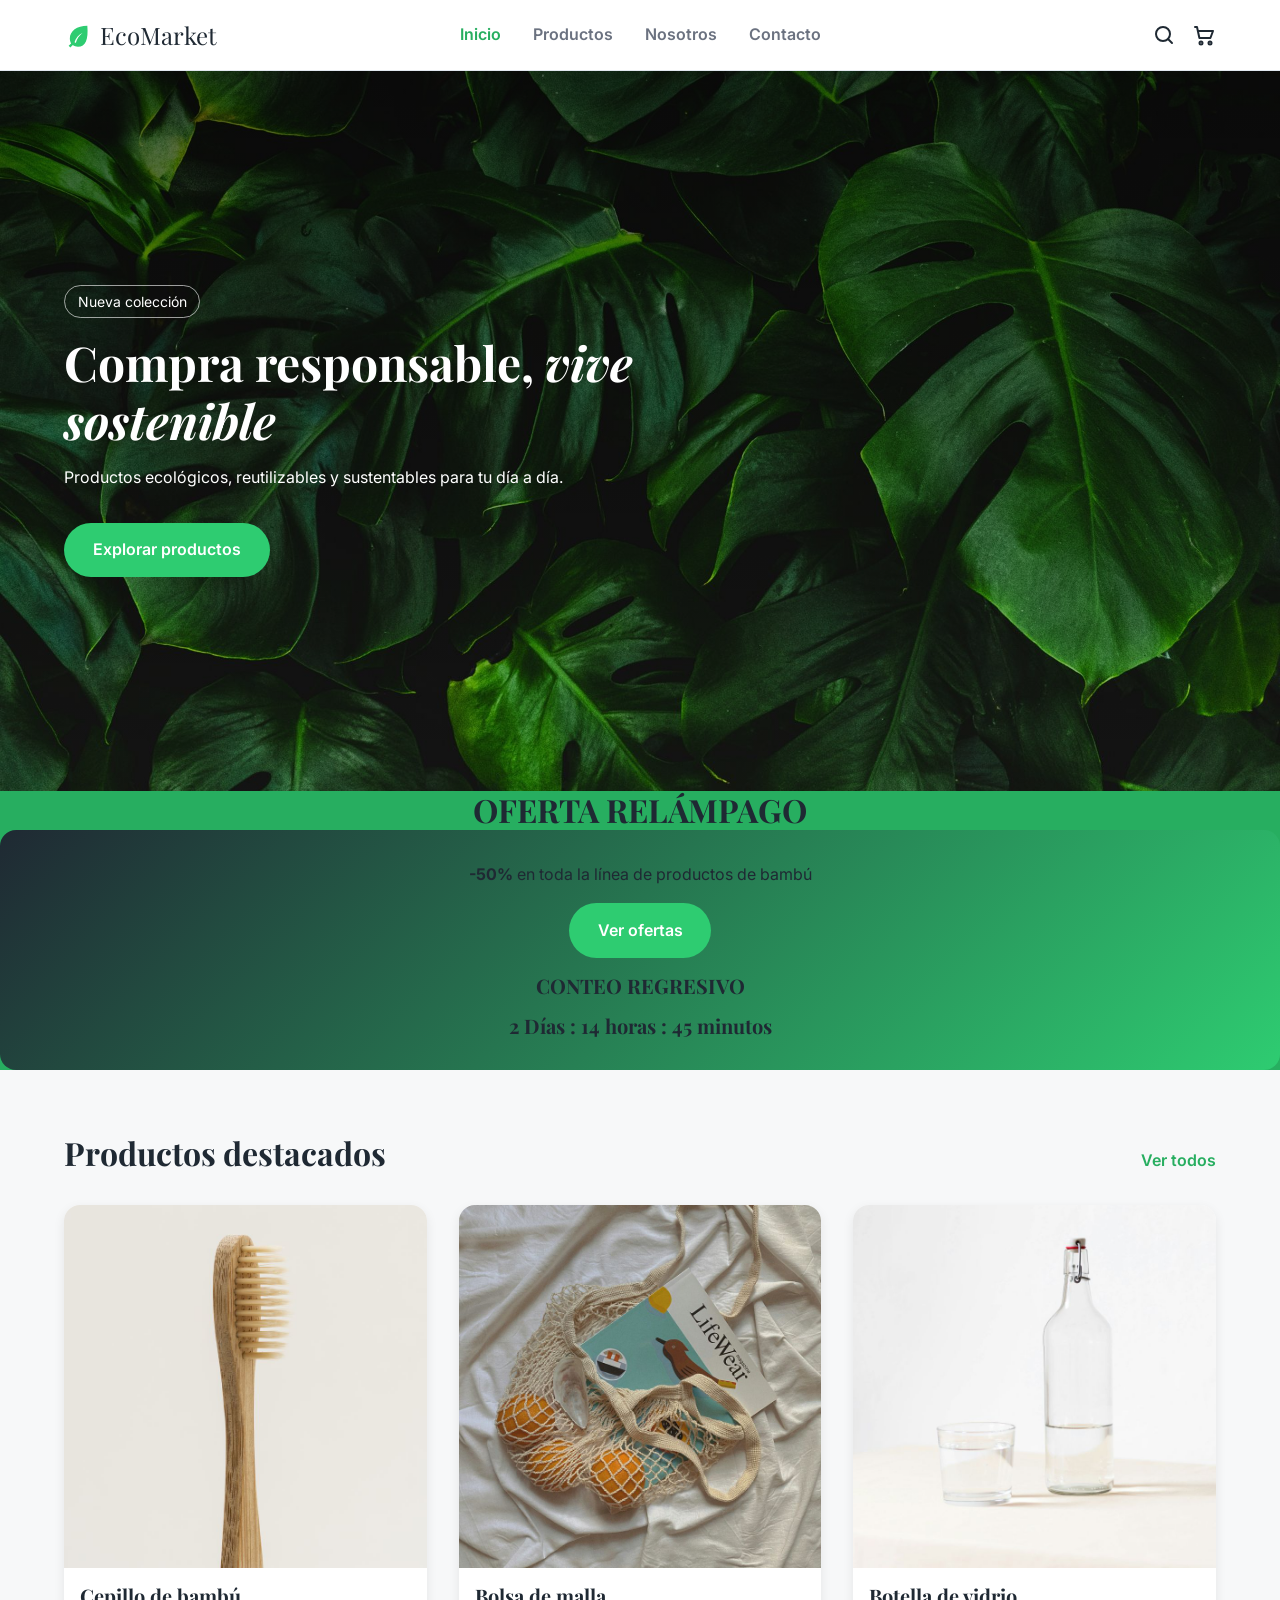
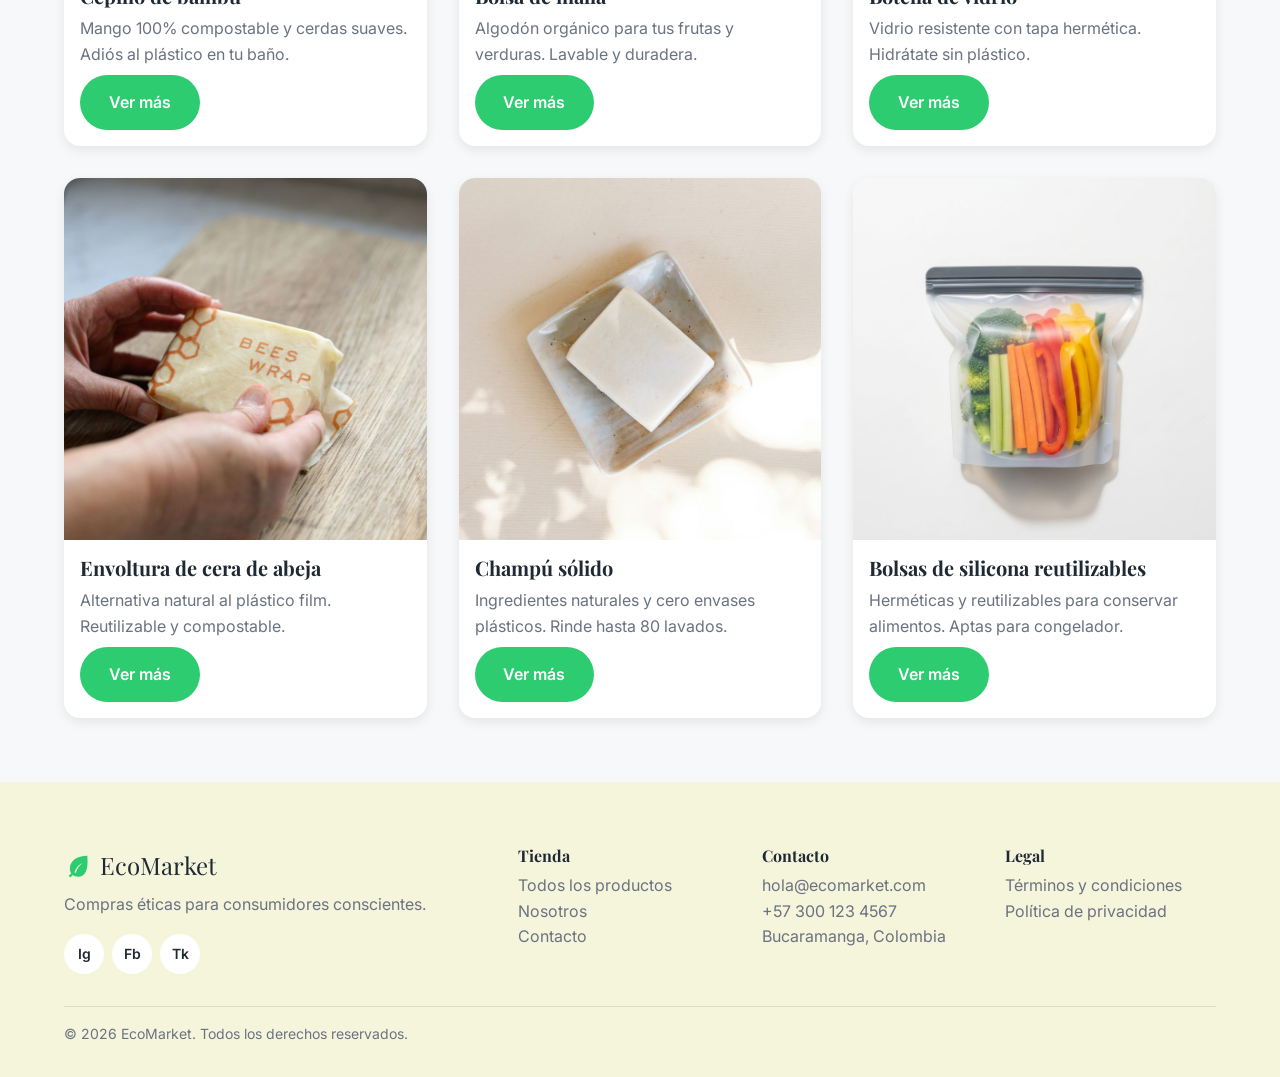
<file: index.html>
<!DOCTYPE html>
<html lang="es">
<head>
    <meta charset="UTF-8">
    <meta name="viewport" content="width=device-width, initial-scale=1.0">
    <title>EcoMarket | Inicio</title>
    <link rel="preconnect" href="https://fonts.googleapis.com">
    <link rel="preconnect" href="https://fonts.gstatic.com" crossorigin>
    <link href="https://fonts.googleapis.com/css2?family=Inter:wght@400;600;700&family=Playfair+Display:ital,wght@0,700;1,700&display=swap" rel="stylesheet">
    <link rel="stylesheet" href="css/main.css">
    <link rel="stylesheet" href="css/layout.css">
    <link rel="stylesheet" href="css/components.css">
    <link rel="stylesheet" href="css/animations.css">
</head>
<body>
    <header class="cabecera">
        <a href="index.html" class="logo">
            <img src="img/icons/hoja.svg" alt="">
            EcoMarket
        </a>

        <nav class="menu">
            <ul>
                <li><a href="index.html" class="activo">Inicio</a></li>
                <li><a href="views/productos.html">Productos</a></li>
                <li><a href="views/sobre-nosotros.html">Nosotros</a></li>
                <li><a href="views/contacto.html">Contacto</a></li>
            </ul>
        </nav>

        <div class="accesos">
            <a href="views/productos.html"><img src="img/icons/buscar.svg" alt="Buscar"></a>
            <a href="#"><img src="img/icons/carrito.svg" alt="Carrito"></a>
        </div>
    </header>

    <main>
        <section class="hero">
            <div class="hero-contenido">
                <span class="hero-insignia">Nueva colección</span>
                <h1>Compra responsable, <em>vive sostenible</em></h1>
                <p>Productos ecológicos, reutilizables y sustentables para tu día a día.</p>
                <a href="views/productos.html" class="btn">Explorar productos</a>
            </div>
        </section>

    <section class="extra">
        <h2>OFERTA RELÁMPAGO</h2>
        <div class="oferta">
            <p><strong>-50%</strong> en toda la línea de productos de bambú</p>
            <a href="views/productos.html" class="btn">Ver ofertas</a>
            <h3>CONTEO REGRESIVO</h3>
            <h3>2 Días : 14 horas : 45 minutos</h3>
        </div>
    </section>

    
        <section class="destacados">
            <div class="destacados-encabezado">
                <h2>Productos destacados</h2>
                <a href="views/productos.html">Ver todos</a>
            </div>

            <!-- Cuadrícula de tarjetas de productos (class destacados-grid) -->
            <div class="destacados-grid">
                <!-- Tarjeta de producto: Cepillo de bambú (todas las tarjetas siguen esta estructura) -->
                <article class="tarjeta">
                    <!-- Imagen del producto -->
                    <img src="img/products/cepillo.jpg" alt="Cepillo de dientes de bambú">
                    <!-- Cuerpo de la tarjeta: nombre, descripción y botón (class tarjeta-cuerpo) -->
                    <div class="tarjeta-cuerpo">
                        <!-- Nombre del producto -->
                        <h3>Cepillo de bambú</h3>
                        <!-- Descripción corta del producto -->
                        <p>Mango 100% compostable y cerdas suaves. Adiós al plástico en tu baño.</p>
                        <!-- Botón Ver más, lleva a la página de productos -->
                        <a href="views/productos.html" class="btn">Ver más</a>
                    </div>
                </article>

                <!-- Tarjeta de producto: Bolsa de malla -->
                <article class="tarjeta">
                    <img src="img/products/malla.jpg" alt="Bolsa de malla de algodón con naranjas">
                    <div class="tarjeta-cuerpo">
                        <h3>Bolsa de malla</h3>
                        <p>Algodón orgánico para tus frutas y verduras. Lavable y duradera.</p>
                        <a href="views/productos.html" class="btn">Ver más</a>
                    </div>
                </article>

                <!-- Tarjeta de producto: Botella de vidrio -->
                <article class="tarjeta">
                    <img src="img/products/botella.jpg" alt="Botella de vidrio con tapa hermética">
                    <div class="tarjeta-cuerpo">
                        <h3>Botella de vidrio</h3>
                        <p>Vidrio resistente con tapa hermética. Hidrátate sin plástico.</p>
                        <a href="views/productos.html" class="btn">Ver más</a>
                    </div>
                </article>

                <!-- Tarjeta de producto: Envoltura de cera de abeja -->
                <article class="tarjeta">
                    <img src="img/products/envoltura.jpg" alt="Envoltura de cera de abeja sobre una tabla de madera">
                    <div class="tarjeta-cuerpo">
                        <h3>Envoltura de cera de abeja</h3>
                        <p>Alternativa natural al plástico film. Reutilizable y compostable.</p>
                        <a href="views/productos.html" class="btn">Ver más</a>
                    </div>
                </article>

                <!-- Tarjeta de producto: Champú sólido -->
                <article class="tarjeta">
                    <img src="img/products/shampoo.jpg" alt="Barra de champú sólido en una jabonera">
                    <div class="tarjeta-cuerpo">
                        <h3>Champú sólido</h3>
                        <p>Ingredientes naturales y cero envases plásticos. Rinde hasta 80 lavados.</p>
                        <a href="views/productos.html" class="btn">Ver más</a>
                    </div>
                </article>

                <!-- Tarjeta de producto: Bolsas de silicona reutilizables -->
                <article class="tarjeta">
                    <img src="img/products/bolsa.jpg" alt="Bolsa de silicona reutilizable con verduras">
                    <div class="tarjeta-cuerpo">
                        <h3>Bolsas de silicona reutilizables</h3>
                        <p>Herméticas y reutilizables para conservar alimentos. Aptas para congelador.</p>
                        <a href="views/productos.html" class="btn">Ver más</a>
                    </div>
                </article>
            </div>
        </section>
    
    </main>

    <!-- Pie de página (class pie): marca, enlaces, contacto y legal -->
    <footer class="pie">
        <!-- Cuadrícula con las columnas del pie (class pie-grid) -->
        <div class="pie-grid">
            <!-- Columna de marca (class pie-marca): logo, lema y redes sociales -->
            <div class="pie-marca">
                <!-- Logo del pie, enlaza al inicio -->
                <a href="index.html" class="logo">
                    <img src="img/icons/hoja.svg" alt="">
                    EcoMarket
                </a>
                <!-- Lema de la tienda -->
                <p>Compras éticas para consumidores conscientes.</p>
                <!-- Enlaces a redes sociales (class redes) -->
                <div class="redes">
                    <a href="https://instagram.com" target="_blank">Ig</a>
                    <a href="https://facebook.com" target="_blank">Fb</a>
                    <a href="https://tiktok.com" target="_blank">Tk</a>
                </div>
            </div>

            <!-- Columna Tienda: enlaces a las páginas del sitio -->
            <div>
                <!-- Título de la columna Tienda -->
                <h3>Tienda</h3>
                <!-- Lista de enlaces de la tienda -->
                <ul>
                    <li><a href="views/productos.html">Todos los productos</a></li>
                    <li><a href="views/sobre-nosotros.html">Nosotros</a></li>
                    <li><a href="views/contacto.html">Contacto</a></li>
                </ul>
            </div>

            <!-- Columna Contacto: correo, teléfono y ciudad -->
            <div>
                <!-- Título de la columna Contacto -->
                <h3>Contacto</h3>
                <!-- Lista con los datos de contacto -->
                <ul>
                    <li>hola@ecomarket.com</li>
                    <li>+57 300 123 4567</li>
                    <li>Bucaramanga, Colombia</li>
                </ul>
            </div>

            <!-- Columna Legal: términos y privacidad -->
            <div>
                <!-- Título de la columna Legal -->
                <h3>Legal</h3>
                <!-- Lista de enlaces legales (todavía sin página) -->
                <ul>
                    <li><a href="#">Términos y condiciones</a></li>
                    <li><a href="#">Política de privacidad</a></li>
                </ul>
            </div>
        </div>

        <!-- Texto de derechos de autor (class pie-copy) -->
        <p class="pie-copy">© 2026 EcoMarket. Todos los derechos reservados.</p>
    </footer>
</body>
</html>
</file>
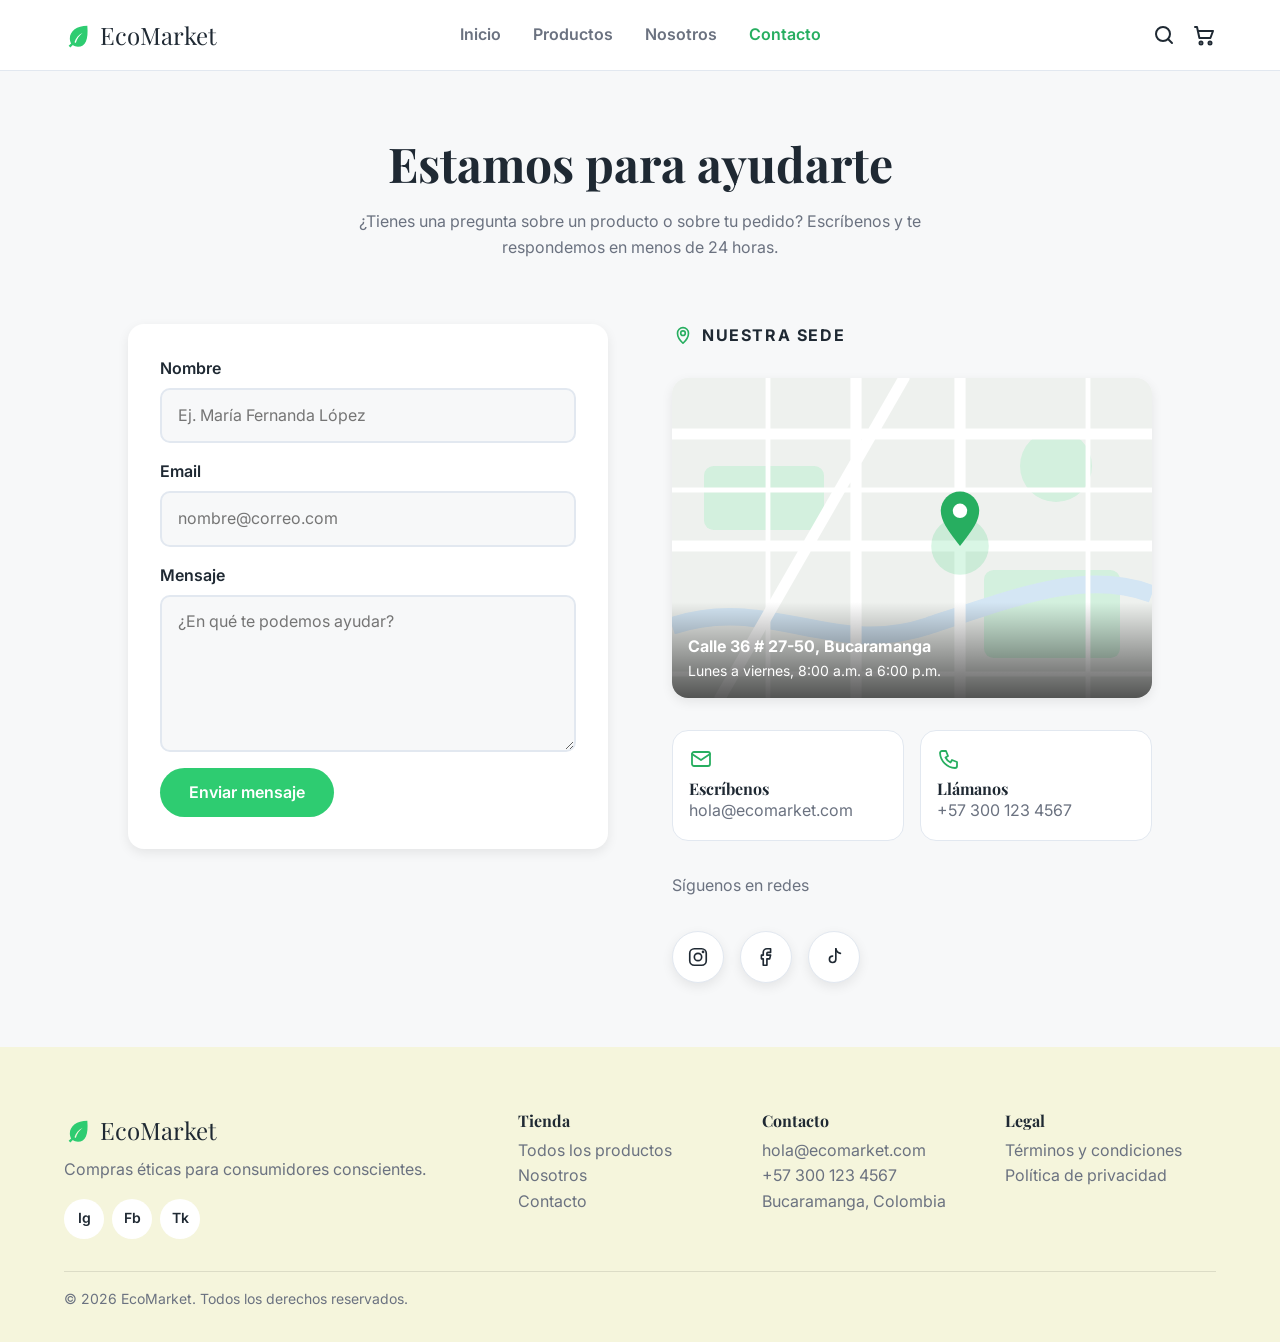
<file: views/contacto.html>
<!DOCTYPE html>
<html lang="es">
<!-- Cabecera del documento: metadatos, título y hojas de estilo -->
<head>
    <!-- Codificación de caracteres UTF-8 para mostrar tildes y ñ -->
    <meta charset="UTF-8">
    <!-- Ajusta el ancho de la página al dispositivo (diseño responsive) -->
    <meta name="viewport" content="width=device-width, initial-scale=1.0">
    <!-- Título que aparece en la pestaña del navegador -->
    <title>EcoMarket | Contacto</title>
    <!-- Conexión previa a los servidores de Google Fonts para que cargue más rápido -->
    <link rel="preconnect" href="https://fonts.googleapis.com">
    <link rel="preconnect" href="https://fonts.gstatic.com" crossorigin>
    <!-- Carga la fuente Inter y Playfair Display desde Google Fonts -->
    <link href="https://fonts.googleapis.com/css2?family=Inter:wght@400;600;700&family=Playfair+Display:ital,wght@0,700;1,700&display=swap" rel="stylesheet">
    <!-- Hojas de estilo del sitio: base, estructura, componentes y animaciones -->
    <link rel="stylesheet" href="../css/main.css">
    <link rel="stylesheet" href="../css/layout.css">
    <link rel="stylesheet" href="../css/components.css">
    <link rel="stylesheet" href="../css/animations.css">
</head>
<!-- Cuerpo de la página: todo el contenido visible -->
<body>
    <!-- Cabecera fija: logo, menú de navegación e iconos de buscar/carrito (class cabecera) -->
    <header class="cabecera">
        <!-- Logo (class logo): icono de hoja y nombre, enlaza al inicio -->
        <a href="../index.html" class="logo">
            <img src="../img/icons/hoja.svg" alt="">
            EcoMarket
        </a>

        <!-- Menú de navegación principal (class menu) -->
        <nav class="menu">
            <!-- Enlaces a las páginas del sitio; la class activo marca la página actual -->
            <ul>
                <li><a href="../index.html">Inicio</a></li>
                <li><a href="productos.html">Productos</a></li>
                <li><a href="sobre-nosotros.html">Nosotros</a></li>
                <li><a href="contacto.html" class="activo">Contacto</a></li>
            </ul>
        </nav>

        <!-- Accesos rápidos (class accesos): iconos de buscar y carrito -->
        <div class="accesos">
            <!-- Icono de buscar: lleva a la página de productos -->
            <a href="productos.html"><img src="../img/icons/buscar.svg" alt="Buscar"></a>
            <!-- Icono del carrito de compras (todavía sin enlace) -->
            <a href="#"><img src="../img/icons/carrito.svg" alt="Carrito"></a>
        </div>
    </header>

    <!-- Contenido principal de la página de contacto (class contacto) -->
    <main class="contacto">
        <!-- Encabezado de la página: título e introducción (class contacto-encabezado) -->
        <div class="contacto-encabezado">
            <!-- Título principal de la página -->
            <h1>Estamos para ayudarte</h1>
            <!-- Texto de introducción -->
            <p>¿Tienes una pregunta sobre un producto o sobre tu pedido? Escríbenos y te respondemos en menos de 24 horas.</p>
        </div>

        <!-- Cuadrícula con el formulario y la información de contacto (class contacto-grid) -->
        <div class="contacto-grid">
            <!-- Formulario de contacto (class formulario); action # aún no envía a ningún servidor -->
            <form class="formulario" action="#">
                <!-- Campo Nombre (class campo): etiqueta, caja de texto y mensaje de error -->
                <div class="campo">
                    <!-- Etiqueta y caja de texto del nombre (obligatorio, mínimo 3 letras) -->
                    <label for="nombre">Nombre</label>
                    <input type="text" id="nombre" name="nombre" placeholder="Ej. María Fernanda López" required minlength="3">
                    <!-- Mensaje de error del nombre (class campo-error) -->
                    <span class="campo-error">Escribe tu nombre, mínimo 3 letras.</span>
                </div>

                <!-- Campo Email (class campo): etiqueta, caja de correo y mensaje de error -->
                <div class="campo">
                    <!-- Etiqueta y caja del correo (obligatorio, valida el formato de email) -->
                    <label for="email">Email</label>
                    <input type="email" id="email" name="email" placeholder="nombre@correo.com" required>
                    <!-- Mensaje de error del email (class campo-error) -->
                    <span class="campo-error">Escribe un correo válido, por ejemplo nombre@correo.com.</span>
                </div>

                <!-- Campo Mensaje (class campo): etiqueta, área de texto y mensaje de error -->
                <div class="campo">
                    <!-- Etiqueta y área de texto del mensaje (obligatorio, mínimo 10 caracteres) -->
                    <label for="mensaje">Mensaje</label>
                    <textarea id="mensaje" name="mensaje" rows="5" placeholder="¿En qué te podemos ayudar?" required minlength="10"></textarea>
                    <!-- Mensaje de error del mensaje (class campo-error) -->
                    <span class="campo-error">Cuéntanos un poco más, mínimo 10 caracteres.</span>
                </div>

                <!-- Botón para enviar el formulario (class btn) -->
                <button type="submit" class="btn">Enviar mensaje</button>
            </form>

            <!-- Columna de información de contacto (class contacto-info) -->
            <div class="contacto-info">
                <!-- Título Nuestra sede con icono de ubicación (class contacto-sede) -->
                <h2 class="contacto-sede">
                    <img src="../img/icons/local.svg" alt="">
                    Nuestra sede
                </h2>

                <!-- Mapa con la dirección de la tienda (class mapa) -->
                <div class="mapa">
                    <!-- Imagen del mapa con la ubicación en Bucaramanga -->
                    <img src="../img/hero/mapa.svg" alt="Mapa con la ubicación de EcoMarket en Bucaramanga">
                    <!-- Recuadro con dirección y horario sobre el mapa (class mapa-direccion) -->
                    <div class="mapa-direccion">
                        <!-- Dirección de la sede -->
                        <strong>Calle 36 # 27-50, Bucaramanga</strong>
                        <!-- Horario de atención -->
                        <span>Lunes a viernes, 8:00 a.m. a 6:00 p.m.</span>
                    </div>
                </div>

                <!-- Datos de contacto: correo y teléfono (class contacto-datos) -->
                <div class="contacto-datos">
                    <!-- Dato de contacto (class dato): icono, título y correo electrónico -->
                    <div class="dato">
                        <img src="../img/icons/correo.svg" alt="">
                        <h3>Escríbenos</h3>
                        <p>hola@ecomarket.com</p>
                    </div>

                    <!-- Dato de contacto (class dato): icono, título y número de teléfono -->
                    <div class="dato">
                        <img src="../img/icons/telefono.svg" alt="">
                        <h3>Llámanos</h3>
                        <p>+57 300 123 4567</p>
                    </div>
                </div>

                <!-- Texto que invita a seguir las redes (class contacto-redes-texto) -->
                <p class="contacto-redes-texto">Síguenos en redes</p>
                <!-- Iconos de redes sociales: Instagram, Facebook y TikTok (class redes-sociales) -->
                <div class="redes-sociales">
                    <a href="https://instagram.com" target="_blank" aria-label="Instagram"><img src="../img/icons/instagram.svg" alt=""></a>
                    <a href="https://facebook.com" target="_blank" aria-label="Facebook"><img src="../img/icons/facebook.svg" alt=""></a>
                    <a href="https://tiktok.com" target="_blank" aria-label="TikTok"><img src="../img/icons/tiktok.svg" alt=""></a>
                </div>
            </div>
        </div>
    </main>

    <!-- Pie de página (class pie): marca, enlaces, contacto y legal -->
    <footer class="pie">
        <!-- Cuadrícula con las columnas del pie (class pie-grid) -->
        <div class="pie-grid">
            <!-- Columna de marca (class pie-marca): logo, lema y redes sociales -->
            <div class="pie-marca">
                <!-- Logo del pie, enlaza al inicio -->
                <a href="../index.html" class="logo">
                    <img src="../img/icons/hoja.svg" alt="">
                    EcoMarket
                </a>
                <!-- Lema de la tienda -->
                <p>Compras éticas para consumidores conscientes.</p>
                <!-- Enlaces a redes sociales (class redes) -->
                <div class="redes">
                    <a href="https://instagram.com" target="_blank">Ig</a>
                    <a href="https://facebook.com" target="_blank">Fb</a>
                    <a href="https://tiktok.com" target="_blank">Tk</a>
                </div>
            </div>

            <!-- Columna Tienda: enlaces a las páginas del sitio -->
            <div>
                <!-- Título de la columna Tienda -->
                <h3>Tienda</h3>
                <!-- Lista de enlaces de la tienda -->
                <ul>
                    <li><a href="productos.html">Todos los productos</a></li>
                    <li><a href="sobre-nosotros.html">Nosotros</a></li>
                    <li><a href="contacto.html">Contacto</a></li>
                </ul>
            </div>

            <!-- Columna Contacto: correo, teléfono y ciudad -->
            <div>
                <!-- Título de la columna Contacto -->
                <h3>Contacto</h3>
                <!-- Lista con los datos de contacto -->
                <ul>
                    <li>hola@ecomarket.com</li>
                    <li>+57 300 123 4567</li>
                    <li>Bucaramanga, Colombia</li>
                </ul>
            </div>

            <!-- Columna Legal: términos y privacidad -->
            <div>
                <!-- Título de la columna Legal -->
                <h3>Legal</h3>
                <!-- Lista de enlaces legales (todavía sin página) -->
                <ul>
                    <li><a href="#">Términos y condiciones</a></li>
                    <li><a href="#">Política de privacidad</a></li>
                </ul>
            </div>
        </div>

        <!-- Texto de derechos de autor (class pie-copy) -->
        <p class="pie-copy">© 2026 EcoMarket. Todos los derechos reservados.</p>
    </footer>
</body>
</html>
</file>
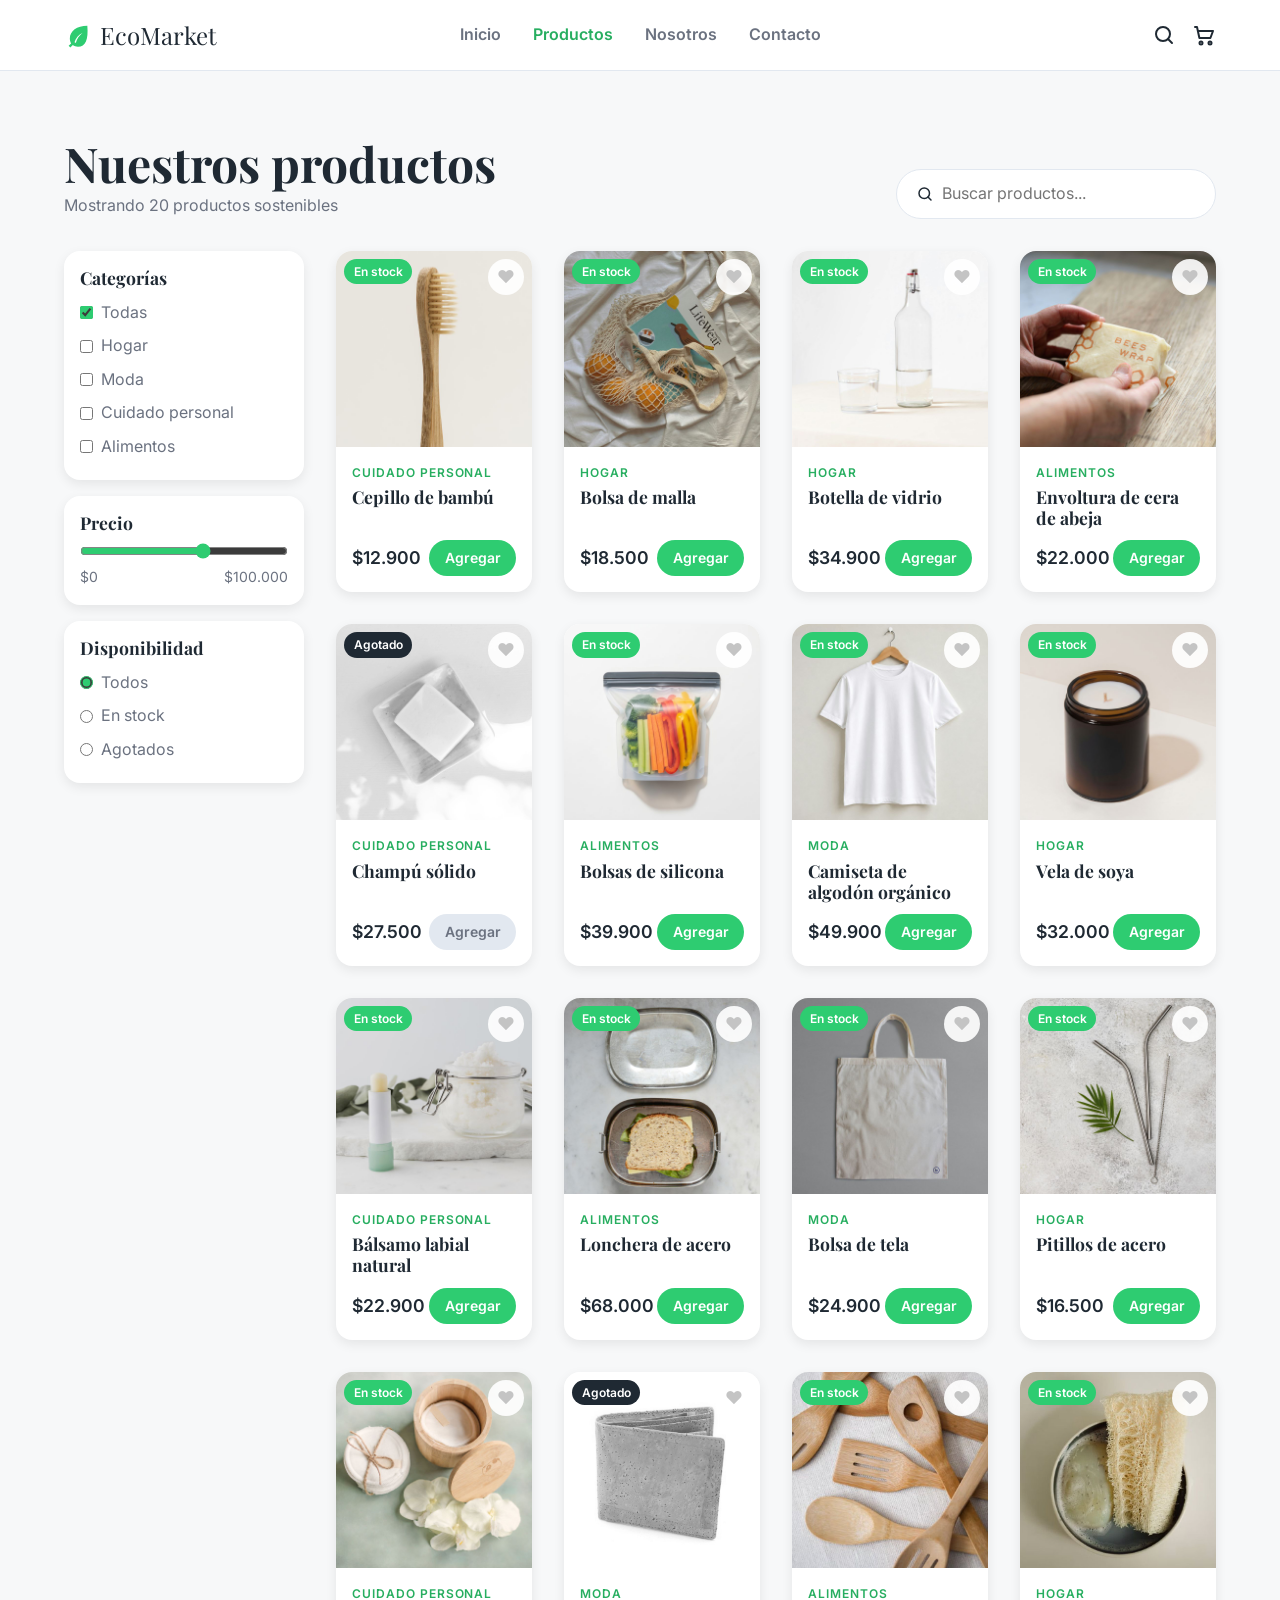
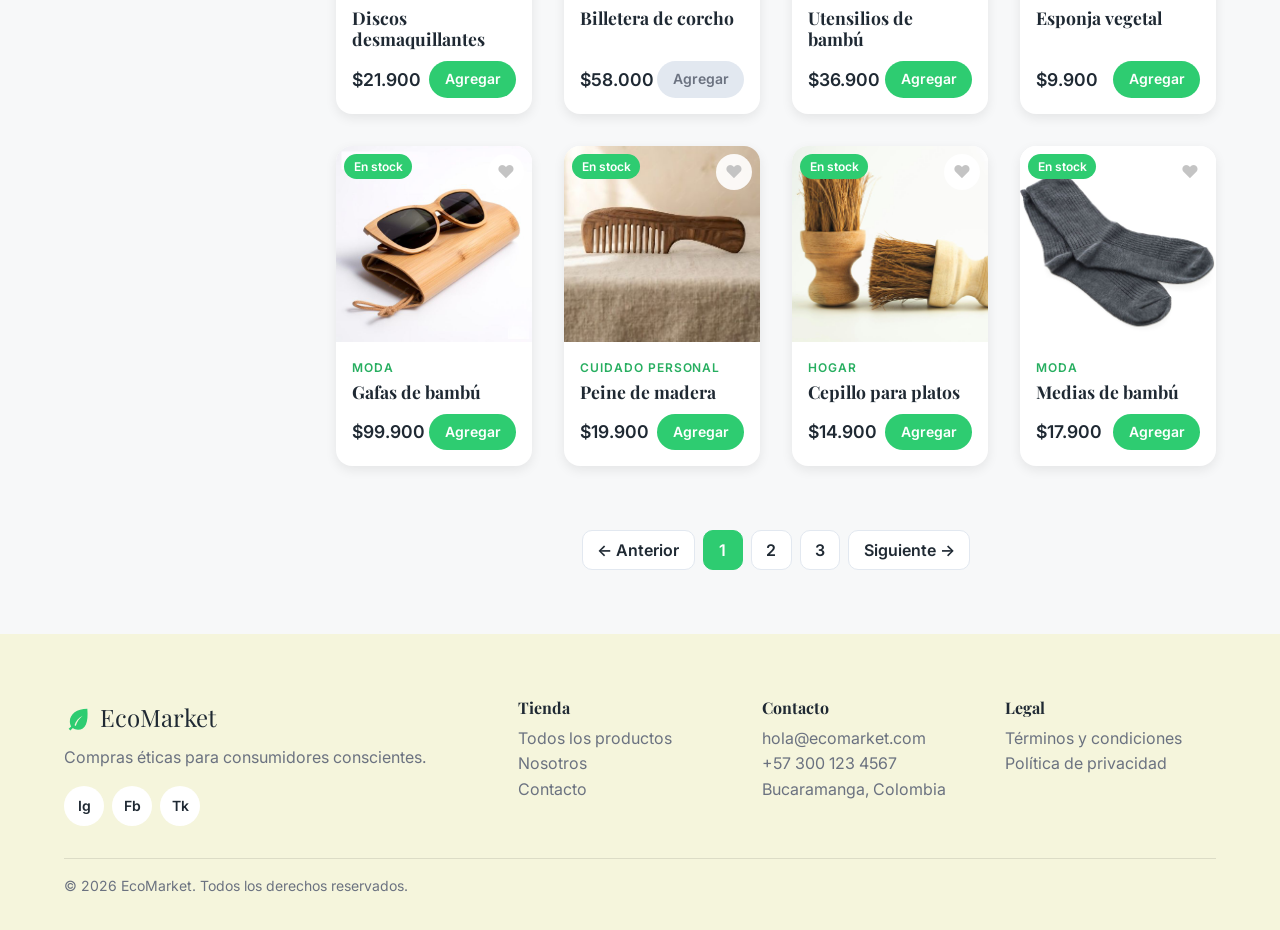
<file: views/productos.html>
<!DOCTYPE html>
<!-- Documento HTML en español -->
<html lang="es">
<!-- Cabecera del documento: configuración, título, fuentes y estilos -->
<head>
    <!-- Codificación de caracteres UTF-8 (permite tildes y ñ) -->
    <meta charset="UTF-8">
    <!-- Ajusta la página al ancho del dispositivo (diseño responsive) -->
    <meta name="viewport" content="width=device-width, initial-scale=1.0">
    <!-- Título que aparece en la pestaña del navegador -->
    <title>EcoMarket | Productos</title>
    <!-- Conexión anticipada a los servidores de Google Fonts para cargar más rápido -->
    <link rel="preconnect" href="https://fonts.googleapis.com">
    <link rel="preconnect" href="https://fonts.gstatic.com" crossorigin>
    <!-- Carga la fuente Inter y Playfair Display desde Google Fonts -->
    <link href="https://fonts.googleapis.com/css2?family=Inter:wght@400;600;700&family=Playfair+Display:ital,wght@0,700;1,700&display=swap" rel="stylesheet">
    <!-- Hojas de estilo del sitio: base, maquetación, componentes y animaciones -->
    <link rel="stylesheet" href="../css/main.css">
    <link rel="stylesheet" href="../css/layout.css">
    <link rel="stylesheet" href="../css/components.css">
    <link rel="stylesheet" href="../css/animations.css">
</head>
<!-- Cuerpo de la página: todo el contenido visible -->
<body>
    <!-- Cabecera fija (clase cabecera): logo, menú de navegación e iconos de buscar/carrito -->
    <header class="cabecera">
        <!-- Logo (clase logo): icono de hoja y nombre de la tienda, enlaza al inicio -->
        <a href="../index.html" class="logo">
            <img src="../img/icons/hoja.svg" alt="">
            EcoMarket
        </a>

        <!-- Menú de navegación principal (clase menu) -->
        <nav class="menu">
            <!-- Enlaces del menú; la clase activo marca la página actual -->
            <ul>
                <li><a href="../index.html">Inicio</a></li>
                <li><a href="productos.html" class="activo">Productos</a></li>
                <li><a href="sobre-nosotros.html">Nosotros</a></li>
                <li><a href="contacto.html">Contacto</a></li>
            </ul>
        </nav>

        <!-- Iconos de acceso rápido (clase accesos) -->
        <div class="accesos">
            <!-- Icono de buscar: lleva al catálogo de productos -->
            <a href="productos.html"><img src="../img/icons/buscar.svg" alt="Buscar"></a>
            <!-- Icono del carrito de compras (todavía sin página) -->
            <a href="#"><img src="../img/icons/carrito.svg" alt="Carrito"></a>
        </div>
    </header>

    <!-- Contenido principal: catálogo de productos (clase catalogo) -->
    <main class="catalogo">
        <!-- Encabezado del catálogo (clase catalogo-encabezado): título y buscador -->
        <div class="catalogo-encabezado">
            <!-- Bloque con el título y la cantidad de productos -->
            <div>
                <!-- Título principal de la página -->
                <h1>Nuestros productos</h1>
                <!-- Texto con el número de productos mostrados -->
                <p>Mostrando 20 productos sostenibles</p>
            </div>

            <!-- Buscador de productos (clase buscador) -->
            <label class="buscador">
                <!-- Icono de lupa del buscador -->
                <img src="../img/icons/buscar.svg" alt="">
                <!-- Campo de texto para buscar productos -->
                <input type="search" placeholder="Buscar productos..." aria-label="Buscar productos">
            </label>
        </div>

        <!-- Contenido del catálogo (clase catalogo-contenido): filtros y productos -->
        <div class="catalogo-contenido">
            <!-- Barra lateral de filtros (clase filtros) -->
            <aside class="filtros">
                <!-- Filtro por categorías (casillas de verificación) -->
                <div class="filtro">
                    <!-- Título del filtro de categorías -->
                    <h2>Categorías</h2>
                    <!-- Opciones de categoría: cada label tiene su casilla -->
                    <label><input type="checkbox" checked> Todas</label>
                    <label><input type="checkbox"> Hogar</label>
                    <label><input type="checkbox"> Moda</label>
                    <label><input type="checkbox"> Cuidado personal</label>
                    <label><input type="checkbox"> Alimentos</label>
                </div>

                <!-- Filtro por precio -->
                <div class="filtro">
                    <!-- Título del filtro de precio -->
                    <h2>Precio</h2>
                    <!-- Barra deslizante para elegir el precio máximo -->
                    <input type="range" min="0" max="100000" value="60000" aria-label="Precio máximo">
                    <!-- Precios mínimo y máximo del rango (clase filtro-precios) -->
                    <div class="filtro-precios">
                        <span>$0</span>
                        <span>$100.000</span>
                    </div>
                </div>

                <!-- Filtro por disponibilidad (botones de opción) -->
                <div class="filtro">
                    <!-- Título del filtro de disponibilidad -->
                    <h2>Disponibilidad</h2>
                    <!-- Opciones de disponibilidad: solo se elige una porque comparten name="stock" -->
                    <label><input type="radio" name="stock" checked> Todos</label>
                    <label><input type="radio" name="stock"> En stock</label>
                    <label><input type="radio" name="stock"> Agotados</label>
                </div>
            </aside>

            <!-- Columna derecha: cuadrícula de productos y paginación -->
            <div>
                <!-- Cuadrícula de productos (clase productos-grid) -->
                <div class="productos-grid">
                    <!-- Tarjeta de producto: Cepillo de bambú -->
                    <article class="producto" id="p1">
                        <!-- Zona de imagen del producto (clase producto-imagen) -->
                        <div class="producto-imagen">
                            <!-- Foto del producto -->
                            <img src="../img/products/cepillo.jpg" alt="Cepillo de dientes de bambú">
                            <!-- Etiqueta de disponibilidad (clase etiqueta): En stock o Agotado -->
                            <span class="etiqueta">En stock</span>
                            <!-- Botón de favorito con forma de corazón (clase favorito) -->
                            <a href="#p1" class="favorito" aria-label="Agregar a favoritos">♥</a>
                        </div>
                        <!-- Información del producto (clase producto-info) -->
                        <div class="producto-info">
                            <!-- Categoría del producto -->
                            <span class="producto-categoria">Cuidado personal</span>
                            <!-- Nombre del producto -->
                            <h3>Cepillo de bambú</h3>
                            <!-- Pie de la tarjeta (clase producto-pie): precio y botón -->
                            <div class="producto-pie">
                                <!-- Precio del producto -->
                                <span class="precio">$12.900</span>
                                <!-- Botón para agregar el producto al carrito -->
                                <a href="#" class="btn btn-pequeno">Agregar</a>
                            </div>
                        </div>
                    </article>

                    <!-- Tarjeta de producto: Bolsa de malla -->
                    <article class="producto" id="p2">
                        <div class="producto-imagen">
                            <img src="../img/products/malla.jpg" alt="Bolsa de malla de algodón con naranjas">
                            <span class="etiqueta">En stock</span>
                            <a href="#p2" class="favorito" aria-label="Agregar a favoritos">♥</a>
                        </div>
                        <div class="producto-info">
                            <span class="producto-categoria">Hogar</span>
                            <h3>Bolsa de malla</h3>
                            <div class="producto-pie">
                                <span class="precio">$18.500</span>
                                <a href="#" class="btn btn-pequeno">Agregar</a>
                            </div>
                        </div>
                    </article>

                    <!-- Tarjeta de producto: Botella de vidrio -->
                    <article class="producto" id="p3">
                        <div class="producto-imagen">
                            <img src="../img/products/botella.jpg" alt="Botella de vidrio con tapa hermética">
                            <span class="etiqueta">En stock</span>
                            <a href="#p3" class="favorito" aria-label="Agregar a favoritos">♥</a>
                        </div>
                        <div class="producto-info">
                            <span class="producto-categoria">Hogar</span>
                            <h3>Botella de vidrio</h3>
                            <div class="producto-pie">
                                <span class="precio">$34.900</span>
                                <a href="#" class="btn btn-pequeno">Agregar</a>
                            </div>
                        </div>
                    </article>

                    <!-- Tarjeta de producto: Envoltura de cera de abeja -->
                    <article class="producto" id="p4">
                        <div class="producto-imagen">
                            <img src="../img/products/envoltura.jpg" alt="Envoltura de cera de abeja sobre una tabla de madera">
                            <span class="etiqueta">En stock</span>
                            <a href="#p4" class="favorito" aria-label="Agregar a favoritos">♥</a>
                        </div>
                        <div class="producto-info">
                            <span class="producto-categoria">Alimentos</span>
                            <h3>Envoltura de cera de abeja</h3>
                            <div class="producto-pie">
                                <span class="precio">$22.000</span>
                                <a href="#" class="btn btn-pequeno">Agregar</a>
                            </div>
                        </div>
                    </article>

                    <!-- Tarjeta de producto: Champú sólido (agotado, la clase agotado lo pone en gris) -->
                    <article class="producto agotado" id="p5">
                        <div class="producto-imagen">
                            <img src="../img/products/shampoo.jpg" alt="Barra de champú sólido en una jabonera">
                            <span class="etiqueta agotado">Agotado</span>
                            <a href="#p5" class="favorito" aria-label="Agregar a favoritos">♥</a>
                        </div>
                        <div class="producto-info">
                            <span class="producto-categoria">Cuidado personal</span>
                            <h3>Champú sólido</h3>
                            <div class="producto-pie">
                                <span class="precio">$27.500</span>
                                <a href="#" class="btn btn-pequeno">Agregar</a>
                            </div>
                        </div>
                    </article>

                    <!-- Tarjeta de producto: Bolsas de silicona -->
                    <article class="producto" id="p6">
                        <div class="producto-imagen">
                            <img src="../img/products/bolsa.jpg" alt="Bolsa de silicona reutilizable con verduras">
                            <span class="etiqueta">En stock</span>
                            <a href="#p6" class="favorito" aria-label="Agregar a favoritos">♥</a>
                        </div>
                        <div class="producto-info">
                            <span class="producto-categoria">Alimentos</span>
                            <h3>Bolsas de silicona</h3>
                            <div class="producto-pie">
                                <span class="precio">$39.900</span>
                                <a href="#" class="btn btn-pequeno">Agregar</a>
                            </div>
                        </div>
                    </article>

                    <!-- Tarjeta de producto: Camiseta de algodón orgánico -->
                    <article class="producto" id="p7">
                        <div class="producto-imagen">
                            <img src="../img/products/camiseta.jpg" alt="Camiseta blanca de algodón orgánico en un gancho">
                            <span class="etiqueta">En stock</span>
                            <a href="#p7" class="favorito" aria-label="Agregar a favoritos">♥</a>
                        </div>
                        <div class="producto-info">
                            <span class="producto-categoria">Moda</span>
                            <h3>Camiseta de algodón orgánico</h3>
                            <div class="producto-pie">
                                <span class="precio">$49.900</span>
                                <a href="#" class="btn btn-pequeno">Agregar</a>
                            </div>
                        </div>
                    </article>

                    <!-- Tarjeta de producto: Vela de soya -->
                    <article class="producto" id="p8">
                        <div class="producto-imagen">
                            <img src="../img/products/vela.jpg" alt="Vela de soya en frasco de vidrio ámbar">
                            <span class="etiqueta">En stock</span>
                            <a href="#p8" class="favorito" aria-label="Agregar a favoritos">♥</a>
                        </div>
                        <div class="producto-info">
                            <span class="producto-categoria">Hogar</span>
                            <h3>Vela de soya</h3>
                            <div class="producto-pie">
                                <span class="precio">$32.000</span>
                                <a href="#" class="btn btn-pequeno">Agregar</a>
                            </div>
                        </div>
                    </article>

                    <!-- Tarjeta de producto: Bálsamo labial natural -->
                    <article class="producto" id="p9">
                        <div class="producto-imagen">
                            <img src="../img/products/balsamo.jpg" alt="Bálsamo labial natural junto a un frasco de manteca">
                            <span class="etiqueta">En stock</span>
                            <a href="#p9" class="favorito" aria-label="Agregar a favoritos">♥</a>
                        </div>
                        <div class="producto-info">
                            <span class="producto-categoria">Cuidado personal</span>
                            <h3>Bálsamo labial natural</h3>
                            <div class="producto-pie">
                                <span class="precio">$22.900</span>
                                <a href="#" class="btn btn-pequeno">Agregar</a>
                            </div>
                        </div>
                    </article>

                    <!-- Tarjeta de producto: Lonchera de acero -->
                    <article class="producto" id="p10">
                        <div class="producto-imagen">
                            <img src="../img/products/lonchera.jpg" alt="Lonchera de acero inoxidable con un sándwich">
                            <span class="etiqueta">En stock</span>
                            <a href="#p10" class="favorito" aria-label="Agregar a favoritos">♥</a>
                        </div>
                        <div class="producto-info">
                            <span class="producto-categoria">Alimentos</span>
                            <h3>Lonchera de acero</h3>
                            <div class="producto-pie">
                                <span class="precio">$68.000</span>
                                <a href="#" class="btn btn-pequeno">Agregar</a>
                            </div>
                        </div>
                    </article>

                    <!-- Tarjeta de producto: Bolsa de tela -->
                    <article class="producto" id="p11">
                        <div class="producto-imagen">
                            <img src="../img/products/tote.jpg" alt="Bolsa de tela de algodón">
                            <span class="etiqueta">En stock</span>
                            <a href="#p11" class="favorito" aria-label="Agregar a favoritos">♥</a>
                        </div>
                        <div class="producto-info">
                            <span class="producto-categoria">Moda</span>
                            <h3>Bolsa de tela</h3>
                            <div class="producto-pie">
                                <span class="precio">$24.900</span>
                                <a href="#" class="btn btn-pequeno">Agregar</a>
                            </div>
                        </div>
                    </article>

                    <!-- Tarjeta de producto: Pitillos de acero -->
                    <article class="producto" id="p12">
                        <div class="producto-imagen">
                            <img src="../img/products/pitillo.jpg" alt="Pitillos de acero inoxidable con cepillo limpiador">
                            <span class="etiqueta">En stock</span>
                            <a href="#p12" class="favorito" aria-label="Agregar a favoritos">♥</a>
                        </div>
                        <div class="producto-info">
                            <span class="producto-categoria">Hogar</span>
                            <h3>Pitillos de acero</h3>
                            <div class="producto-pie">
                                <span class="precio">$16.500</span>
                                <a href="#" class="btn btn-pequeno">Agregar</a>
                            </div>
                        </div>
                    </article>

                    <!-- Tarjeta de producto: Discos desmaquillantes -->
                    <article class="producto" id="p13">
                        <div class="producto-imagen">
                            <img src="../img/products/desmaquillante.jpg" alt="Discos desmaquillantes reutilizables en un frasco de bambú">
                            <span class="etiqueta">En stock</span>
                            <a href="#p13" class="favorito" aria-label="Agregar a favoritos">♥</a>
                        </div>
                        <div class="producto-info">
                            <span class="producto-categoria">Cuidado personal</span>
                            <h3>Discos desmaquillantes</h3>
                            <div class="producto-pie">
                                <span class="precio">$21.900</span>
                                <a href="#" class="btn btn-pequeno">Agregar</a>
                            </div>
                        </div>
                    </article>

                    <!-- Tarjeta de producto: Billetera de corcho (agotado) -->
                    <article class="producto agotado" id="p14">
                        <div class="producto-imagen">
                            <img src="../img/products/billetera.jpg" alt="Billetera de corcho">
                            <span class="etiqueta agotado">Agotado</span>
                            <a href="#p14" class="favorito" aria-label="Agregar a favoritos">♥</a>
                        </div>
                        <div class="producto-info">
                            <span class="producto-categoria">Moda</span>
                            <h3>Billetera de corcho</h3>
                            <div class="producto-pie">
                                <span class="precio">$58.000</span>
                                <a href="#" class="btn btn-pequeno">Agregar</a>
                            </div>
                        </div>
                    </article>

                    <!-- Tarjeta de producto: Utensilios de bambú -->
                    <article class="producto" id="p15">
                        <div class="producto-imagen">
                            <img src="../img/products/cubiertos.jpg" alt="Utensilios de cocina de bambú">
                            <span class="etiqueta">En stock</span>
                            <a href="#p15" class="favorito" aria-label="Agregar a favoritos">♥</a>
                        </div>
                        <div class="producto-info">
                            <span class="producto-categoria">Alimentos</span>
                            <h3>Utensilios de bambú</h3>
                            <div class="producto-pie">
                                <span class="precio">$36.900</span>
                                <a href="#" class="btn btn-pequeno">Agregar</a>
                            </div>
                        </div>
                    </article>

                    <!-- Tarjeta de producto: Esponja vegetal -->
                    <article class="producto" id="p16">
                        <div class="producto-imagen">
                            <img src="../img/products/esponja.jpg" alt="Esponja vegetal de luffa">
                            <span class="etiqueta">En stock</span>
                            <a href="#p16" class="favorito" aria-label="Agregar a favoritos">♥</a>
                        </div>
                        <div class="producto-info">
                            <span class="producto-categoria">Hogar</span>
                            <h3>Esponja vegetal</h3>
                            <div class="producto-pie">
                                <span class="precio">$9.900</span>
                                <a href="#" class="btn btn-pequeno">Agregar</a>
                            </div>
                        </div>
                    </article>

                    <!-- Tarjeta de producto: Gafas de bambú -->
                    <article class="producto" id="p17">
                        <div class="producto-imagen">
                            <img src="../img/products/gafas.jpg" alt="Gafas de sol de bambú sobre su estuche">
                            <span class="etiqueta">En stock</span>
                            <a href="#p17" class="favorito" aria-label="Agregar a favoritos">♥</a>
                        </div>
                        <div class="producto-info">
                            <span class="producto-categoria">Moda</span>
                            <h3>Gafas de bambú</h3>
                            <div class="producto-pie">
                                <span class="precio">$99.900</span>
                                <a href="#" class="btn btn-pequeno">Agregar</a>
                            </div>
                        </div>
                    </article>

                    <!-- Tarjeta de producto: Peine de madera -->
                    <article class="producto" id="p18">
                        <div class="producto-imagen">
                            <img src="../img/products/peine.jpg" alt="Peine de madera">
                            <span class="etiqueta">En stock</span>
                            <a href="#p18" class="favorito" aria-label="Agregar a favoritos">♥</a>
                        </div>
                        <div class="producto-info">
                            <span class="producto-categoria">Cuidado personal</span>
                            <h3>Peine de madera</h3>
                            <div class="producto-pie">
                                <span class="precio">$19.900</span>
                                <a href="#" class="btn btn-pequeno">Agregar</a>
                            </div>
                        </div>
                    </article>

                    <!-- Tarjeta de producto: Cepillo para platos -->
                    <article class="producto" id="p19">
                        <div class="producto-imagen">
                            <img src="../img/products/cepillo-platos.jpg" alt="Cepillos para platos de madera y fibra de coco">
                            <span class="etiqueta">En stock</span>
                            <a href="#p19" class="favorito" aria-label="Agregar a favoritos">♥</a>
                        </div>
                        <div class="producto-info">
                            <span class="producto-categoria">Hogar</span>
                            <h3>Cepillo para platos</h3>
                            <div class="producto-pie">
                                <span class="precio">$14.900</span>
                                <a href="#" class="btn btn-pequeno">Agregar</a>
                            </div>
                        </div>
                    </article>

                    <!-- Tarjeta de producto: Medias de bambú -->
                    <article class="producto" id="p20">
                        <div class="producto-imagen">
                            <img src="../img/products/medias.jpg" alt="Par de medias grises de fibra de bambú">
                            <span class="etiqueta">En stock</span>
                            <a href="#p20" class="favorito" aria-label="Agregar a favoritos">♥</a>
                        </div>
                        <div class="producto-info">
                            <span class="producto-categoria">Moda</span>
                            <h3>Medias de bambú</h3>
                            <div class="producto-pie">
                                <span class="precio">$17.900</span>
                                <a href="#" class="btn btn-pequeno">Agregar</a>
                            </div>
                        </div>
                    </article>
                </div>

                <!-- Paginación del catálogo (clase paginacion); la clase activa marca la página actual -->
                <nav class="paginacion" aria-label="Paginación">
                    <a href="#">← Anterior</a>
                    <a href="#" class="activa">1</a>
                    <a href="#">2</a>
                    <a href="#">3</a>
                    <a href="#">Siguiente →</a>
                </nav>
            </div>
        </div>
    </main>

    <!-- Pie de página (clase pie): marca, enlaces, contacto y legal -->
    <footer class="pie">
        <!-- Cuadrícula de columnas del pie (clase pie-grid) -->
        <div class="pie-grid">
            <!-- Columna de marca (clase pie-marca): logo, lema y redes sociales -->
            <div class="pie-marca">
                <!-- Logo del pie de página, enlaza al inicio -->
                <a href="../index.html" class="logo">
                    <img src="../img/icons/hoja.svg" alt="">
                    EcoMarket
                </a>
                <!-- Lema de la tienda -->
                <p>Compras éticas para consumidores conscientes.</p>
                <!-- Enlaces a redes sociales (clase redes), se abren en otra pestaña -->
                <div class="redes">
                    <a href="https://instagram.com" target="_blank">Ig</a>
                    <a href="https://facebook.com" target="_blank">Fb</a>
                    <a href="https://tiktok.com" target="_blank">Tk</a>
                </div>
            </div>

            <!-- Columna Tienda: enlaces a las páginas del sitio -->
            <div>
                <!-- Título de la columna Tienda -->
                <h3>Tienda</h3>
                <!-- Lista de enlaces de la tienda -->
                <ul>
                    <li><a href="productos.html">Todos los productos</a></li>
                    <li><a href="sobre-nosotros.html">Nosotros</a></li>
                    <li><a href="contacto.html">Contacto</a></li>
                </ul>
            </div>

            <!-- Columna Contacto: correo, teléfono y ciudad -->
            <div>
                <!-- Título de la columna Contacto -->
                <h3>Contacto</h3>
                <!-- Datos de contacto de la tienda -->
                <ul>
                    <li>hola@ecomarket.com</li>
                    <li>+57 300 123 4567</li>
                    <li>Bucaramanga, Colombia</li>
                </ul>
            </div>

            <!-- Columna Legal: términos y privacidad -->
            <div>
                <!-- Título de la columna Legal -->
                <h3>Legal</h3>
                <!-- Enlaces a las páginas legales -->
                <ul>
                    <li><a href="#">Términos y condiciones</a></li>
                    <li><a href="#">Política de privacidad</a></li>
                </ul>
            </div>
        </div>

        <!-- Texto de derechos de autor (clase pie-copy) -->
        <p class="pie-copy">© 2026 EcoMarket. Todos los derechos reservados.</p>
    </footer>
</body>
</html>
</file>
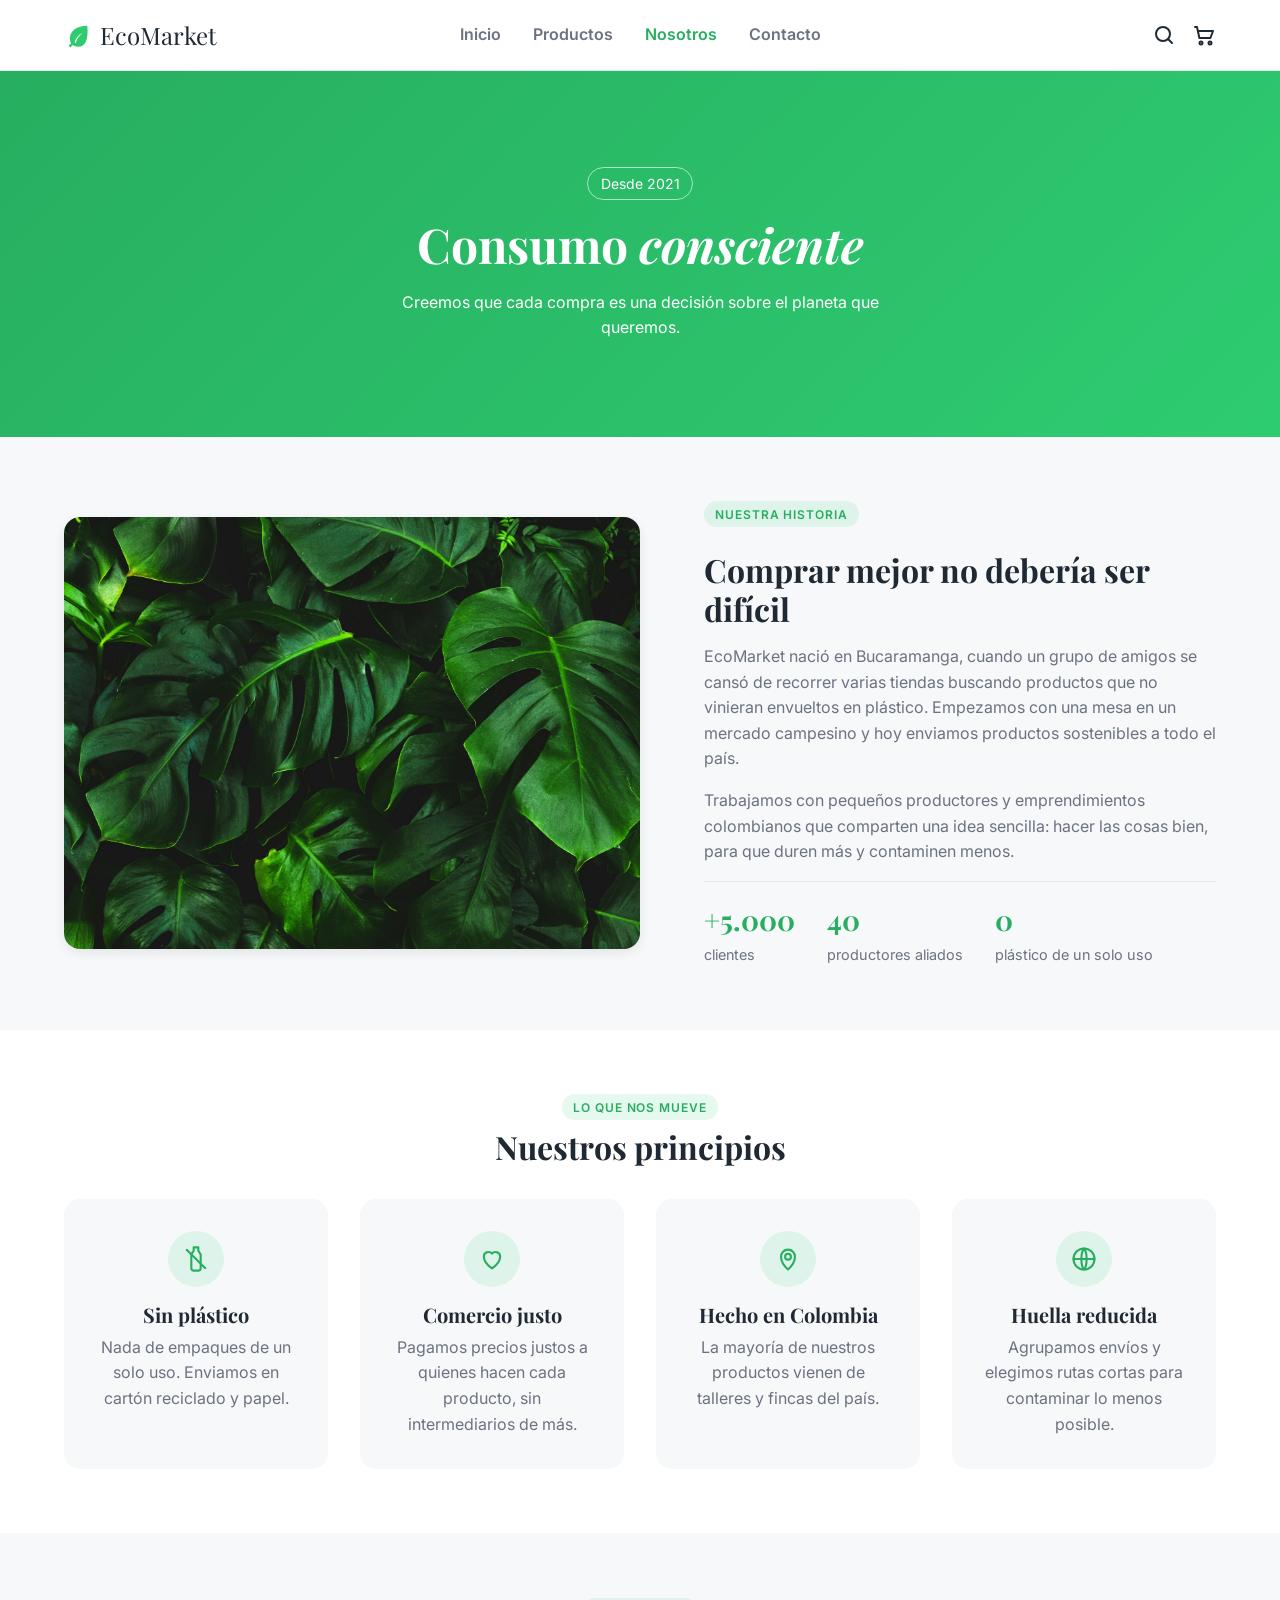
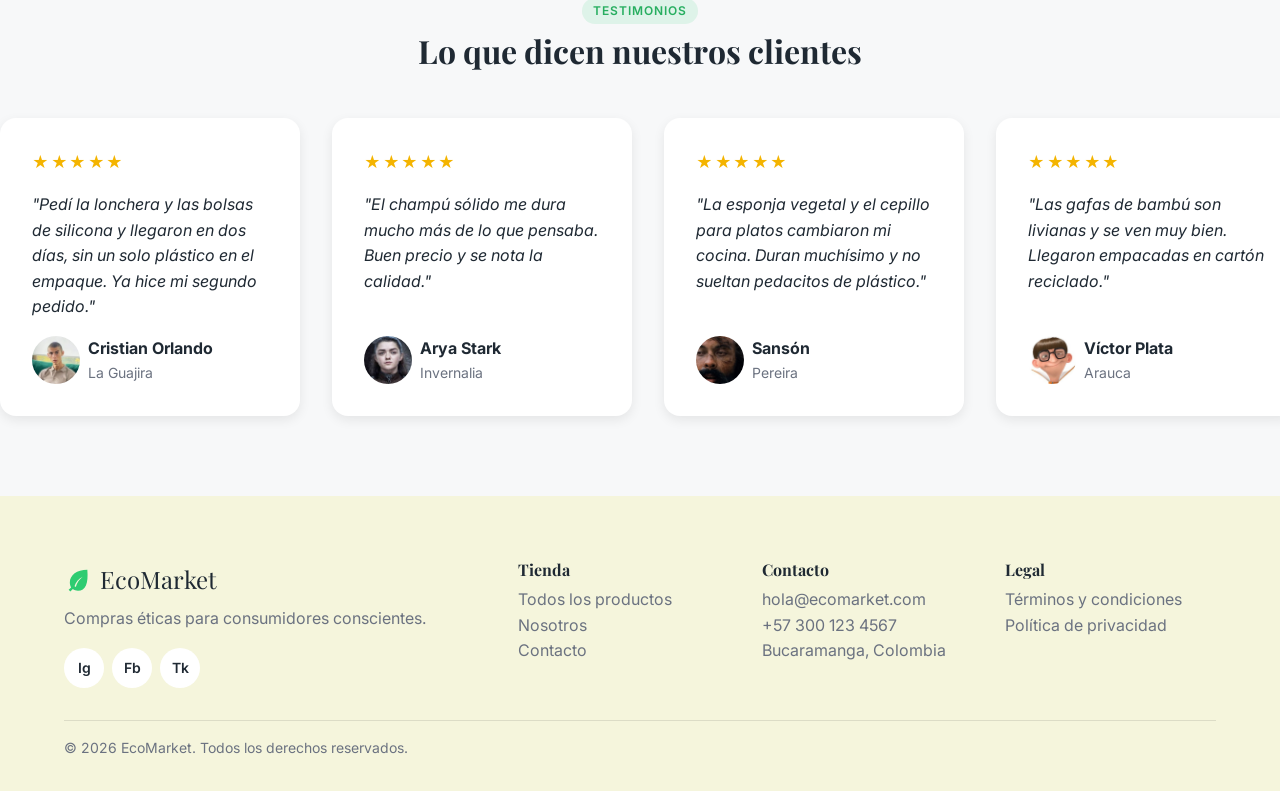
<file: views/sobre-nosotros.html>
<!DOCTYPE html>
<!-- Documento HTML en español -->
<html lang="es">
<!-- Cabecera del documento: configuración, título, fuentes y estilos -->
<head>
    <!-- Codificación de caracteres UTF-8 (permite tildes y ñ) -->
    <meta charset="UTF-8">
    <!-- Ajusta la página al ancho del dispositivo (diseño responsive) -->
    <meta name="viewport" content="width=device-width, initial-scale=1.0">
    <!-- Título que aparece en la pestaña del navegador -->
    <title>EcoMarket | Sobre nosotros</title>
    <!-- Conexión anticipada a los servidores de Google Fonts para cargar más rápido -->
    <link rel="preconnect" href="https://fonts.googleapis.com">
    <link rel="preconnect" href="https://fonts.gstatic.com" crossorigin>
    <!-- Carga la fuente Inter y Playfair Display desde Google Fonts -->
    <link href="https://fonts.googleapis.com/css2?family=Inter:wght@400;600;700&family=Playfair+Display:ital,wght@0,700;1,700&display=swap" rel="stylesheet">
    <!-- Hojas de estilo del sitio: base, maquetación, componentes y animaciones -->
    <link rel="stylesheet" href="../css/main.css">
    <link rel="stylesheet" href="../css/layout.css">
    <link rel="stylesheet" href="../css/components.css">
    <link rel="stylesheet" href="../css/animations.css">
</head>
<!-- Cuerpo de la página: todo el contenido visible -->
<body>
    <!-- Cabecera fija (clase cabecera): logo, menú de navegación e iconos de buscar/carrito -->
    <header class="cabecera">
        <!-- Logo (clase logo): icono de hoja y nombre de la tienda, enlaza al inicio -->
        <a href="../index.html" class="logo">
            <img src="../img/icons/hoja.svg" alt="">
            EcoMarket
        </a>

        <!-- Menú de navegación principal (clase menu) -->
        <nav class="menu">
            <!-- Enlaces del menú; la clase activo marca la página actual -->
            <ul>
                <li><a href="../index.html">Inicio</a></li>
                <li><a href="productos.html">Productos</a></li>
                <li><a href="sobre-nosotros.html" class="activo">Nosotros</a></li>
                <li><a href="contacto.html">Contacto</a></li>
            </ul>
        </nav>

        <!-- Iconos de acceso rápido (clase accesos) -->
        <div class="accesos">
            <!-- Icono de buscar: lleva al catálogo de productos -->
            <a href="productos.html"><img src="../img/icons/buscar.svg" alt="Buscar"></a>
            <!-- Icono del carrito de compras (todavía sin página) -->
            <a href="#"><img src="../img/icons/carrito.svg" alt="Carrito"></a>
        </div>
    </header>

    <!-- Contenido principal de la página Sobre nosotros -->
    <main>
        <!-- Banner superior (clase banner): presentación de la página -->
        <section class="banner">
            <!-- Insignia con el año de fundación (clase hero-insignia) -->
            <span class="hero-insignia">Desde 2021</span>
            <!-- Título principal; la etiqueta em resalta la palabra consciente -->
            <h1>Consumo <em>consciente</em></h1>
            <!-- Frase de presentación -->
            <p>Creemos que cada compra es una decisión sobre el planeta que queremos.</p>
        </section>

        <!-- Sección de historia (clase historia): imagen y texto -->
        <section class="historia">
            <!-- Imagen decorativa de hojas verdes -->
            <img src="../img/hero/hero.jpg" alt="Hojas verdes de una planta">
            <!-- Texto de la historia (clase historia-texto) -->
            <div class="historia-texto">
                <!-- Etiqueta pequeña sobre el título (clase seccion-etiqueta) -->
                <span class="seccion-etiqueta">Nuestra historia</span>
                <!-- Título de la historia -->
                <h2>Comprar mejor no debería ser difícil</h2>
                <!-- Párrafo: cómo nació EcoMarket -->
                <p>EcoMarket nació en Bucaramanga, cuando un grupo de amigos se cansó de recorrer varias tiendas buscando productos que no vinieran envueltos en plástico. Empezamos con una mesa en un mercado campesino y hoy enviamos productos sostenibles a todo el país.</p>
                <!-- Párrafo: con quién trabaja la tienda -->
                <p>Trabajamos con pequeños productores y emprendimientos colombianos que comparten una idea sencilla: hacer las cosas bien, para que duren más y contaminen menos.</p>

                <!-- Cifras destacadas de la tienda (clase cifras) -->
                <ul class="cifras">
                    <li><strong>+5.000</strong> clientes</li>
                    <li><strong>40</strong> productores aliados</li>
                    <li><strong>0</strong> plástico de un solo uso</li>
                </ul>
            </div>
        </section>

        <!-- Sección de principios (clase principios) -->
        <section class="principios">
            <!-- Etiqueta pequeña de la sección -->
            <span class="seccion-etiqueta">Lo que nos mueve</span>
            <!-- Título de la sección de principios -->
            <h2>Nuestros principios</h2>

            <!-- Cuadrícula de principios (clase principios-grid) -->
            <div class="principios-grid">
                <!-- Tarjeta de principio: Sin plástico -->
                <article class="principio">
                    <!-- Icono del principio -->
                    <img src="../img/icons/sin-plastico.svg" alt="">
                    <!-- Nombre del principio -->
                    <h3>Sin plástico</h3>
                    <!-- Descripción del principio -->
                    <p>Nada de empaques de un solo uso. Enviamos en cartón reciclado y papel.</p>
                </article>

                <!-- Tarjeta de principio: Comercio justo -->
                <article class="principio">
                    <img src="../img/icons/comercio-justo.svg" alt="">
                    <h3>Comercio justo</h3>
                    <p>Pagamos precios justos a quienes hacen cada producto, sin intermediarios de más.</p>
                </article>

                <!-- Tarjeta de principio: Hecho en Colombia -->
                <article class="principio">
                    <img src="../img/icons/local.svg" alt="">
                    <h3>Hecho en Colombia</h3>
                    <p>La mayoría de nuestros productos vienen de talleres y fincas del país.</p>
                </article>

                <!-- Tarjeta de principio: Huella reducida -->
                <article class="principio">
                    <img src="../img/icons/planeta.svg" alt="">
                    <h3>Huella reducida</h3>
                    <p>Agrupamos envíos y elegimos rutas cortas para contaminar lo menos posible.</p>
                </article>
            </div>
        </section>

        <!-- Sección de testimonios (clase testimonios) -->
        <section class="testimonios">
            <!-- Etiqueta pequeña de la sección -->
            <span class="seccion-etiqueta">Testimonios</span>
            <!-- Título de la sección de testimonios -->
            <h2>Lo que dicen nuestros clientes</h2>

            <!-- Carrusel de testimonios (clase carrusel): oculta lo que se sale y se pausa al pasar el mouse -->
            <div class="carrusel">
                <!-- Pista del carrusel (clase carrusel-pista): fila que se desplaza sola con una animación -->
                <div class="carrusel-pista">
                    <!-- Testimonio: Cristian Orlando -->
                    <figure class="testimonio">
                        <!-- Estrellas de calificación del cliente -->
                        <span class="estrellas" role="img" aria-label="5 de 5 estrellas">★★★★★</span>
                        <!-- Opinión del cliente -->
                        <p>"Pedí la lonchera y las bolsas de silicona y llegaron en dos días, sin un solo plástico en el empaque. Ya hice mi segundo pedido."</p>
                        <!-- Autor del testimonio (clase testimonio-autor): foto, nombre y ciudad -->
                        <div class="testimonio-autor">
                            <!-- Foto del cliente -->
                            <img src="../img/testimonios/cristian.jpg" alt="Foto de Cristian Orlando">
                            <!-- Nombre y ciudad del cliente -->
                            <div>
                                <strong>Cristian Orlando</strong>
                                <span>La Guajira</span>
                            </div>
                        </div>
                    </figure>

                    <!-- Testimonio: Arya Stark -->
                    <figure class="testimonio">
                        <span class="estrellas" role="img" aria-label="5 de 5 estrellas">★★★★★</span>
                        <p>"El champú sólido me dura mucho más de lo que pensaba. Buen precio y se nota la calidad."</p>
                        <div class="testimonio-autor">
                            <img src="../img/testimonios/arya.jpg" alt="Foto de Arya Stark">
                            <div>
                                <strong>Arya Stark</strong>
                                <span>Invernalia</span>
                            </div>
                        </div>
                    </figure>

                    <!-- Testimonio: Sansón -->
                    <figure class="testimonio">
                        <span class="estrellas" role="img" aria-label="5 de 5 estrellas">★★★★★</span>
                        <p>"La esponja vegetal y el cepillo para platos cambiaron mi cocina. Duran muchísimo y no sueltan pedacitos de plástico."</p>
                        <div class="testimonio-autor">
                            <img src="../img/testimonios/samson.jpg" alt="Foto de Sansón">
                            <div>
                                <strong>Sansón</strong>
                                <span>Pereira</span>
                            </div>
                        </div>
                    </figure>

                    <!-- Testimonio: Víctor Plata -->
                    <figure class="testimonio">
                        <span class="estrellas" role="img" aria-label="5 de 5 estrellas">★★★★★</span>
                        <p>"Las gafas de bambú son livianas y se ven muy bien. Llegaron empacadas en cartón reciclado."</p>
                        <div class="testimonio-autor">
                            <img src="../img/testimonios/victor.jpg" alt="Foto de Víctor Plata">
                            <div>
                                <strong>Víctor Plata</strong>
                                <span>Arauca</span>
                            </div>
                        </div>
                    </figure>

                    <!-- Testimonio: Carlos de la Espriella -->
                    <figure class="testimonio">
                        <span class="estrellas" role="img" aria-label="4 de 5 estrellas">★★★★☆</span>
                        <p>"Los discos desmaquillantes son suaves y fáciles de lavar. Ojalá pronto traigan más colores."</p>
                        <div class="testimonio-autor">
                            <img src="../img/testimonios/carlos.jpg" alt="Foto de Carlos de la Espriella">
                            <div>
                                <strong>Carlos de la Espriella</strong>
                                <span>Valledupar</span>
                            </div>
                        </div>
                    </figure>

                    <!-- Testimonio: Mackalister Silva -->
                    <figure class="testimonio">
                        <span class="estrellas" role="img" aria-label="5 de 5 estrellas">★★★★★</span>
                        <p>"Compré la botella de vidrio para entrenar y no se me separa. No guarda olores y se lava facilito."</p>
                        <div class="testimonio-autor">
                            <img src="../img/testimonios/macka.jpg" alt="Foto de Mackalister Silva">
                            <div>
                                <strong>Mackalister Silva</strong>
                                <span>Bogotá</span>
                            </div>
                        </div>
                    </figure>

                    <!-- Testimonio: Felipe Velasco -->
                    <figure class="testimonio">
                        <span class="estrellas" role="img" aria-label="5 de 5 estrellas">★★★★★</span>
                        <p>"Las medias de bambú son frescas y suaves, ideales para el calor. Ya pedí otro par."</p>
                        <div class="testimonio-autor">
                            <img src="../img/testimonios/andres.jpg" alt="Foto de Felipe Velasco">
                            <div>
                                <strong>Felipe Velasco</strong>
                                <span>Medellín</span>
                            </div>
                        </div>
                    </figure>

                    <!-- Testimonio: Johana Cepeda -->
                    <figure class="testimonio">
                        <span class="estrellas" role="img" aria-label="5 de 5 estrellas">★★★★★</span>
                        <p>"Me encanta comprarles a productores de mi ciudad. La atención fue rapidísima y muy amable."</p>
                        <div class="testimonio-autor">
                            <img src="../img/testimonios/johana.jpg" alt="Foto de Johana Cepeda">
                            <div>
                                <strong>Johana Cepeda</strong>
                                <span>Bucaramanga</span>
                            </div>
                        </div>
                    </figure>

                    <!-- Testimonio: Juan David Paz -->
                    <figure class="testimonio">
                        <span class="estrellas" role="img" aria-label="5 de 5 estrellas">★★★★★</span>
                        <p>"Los pitillos de acero vienen con su cepillo para limpiarlos. Un detalle pequeño que hace la diferencia."</p>
                        <div class="testimonio-autor">
                            <img src="../img/testimonios/juan.jpg" alt="Foto de Juan David Paz">
                            <div>
                                <strong>Juan David Paz</strong>
                                <span>Cali</span>
                            </div>
                        </div>
                    </figure>

                    <!-- Testimonio: Vicky Dávila -->
                    <figure class="testimonio">
                        <span class="estrellas" role="img" aria-label="4 de 5 estrellas">★★★★☆</span>
                        <p>"La vela de soya huele delicioso y dura bastante. El envío tardó un poco más de lo esperado."</p>
                        <div class="testimonio-autor">
                            <img src="../img/testimonios/vicky.jpg" alt="Foto de Vicky Dávila">
                            <div>
                                <strong>Vicky Dávila</strong>
                                <span>Buga</span>
                            </div>
                        </div>
                    </figure>

                    <!-- Copia del testimonio de Cristian Orlando para que el carrusel gire sin cortes (aria-hidden la oculta a lectores de pantalla) -->
                    <figure class="testimonio" aria-hidden="true">
                        <span class="estrellas">★★★★★</span>
                        <p>"Pedí la lonchera y las bolsas de silicona y llegaron en dos días, sin un solo plástico en el empaque. Ya hice mi segundo pedido."</p>
                        <div class="testimonio-autor">
                            <img src="../img/testimonios/cristian.jpg" alt="">
                            <div>
                                <strong>Cristian Orlando</strong>
                                <span>La Guajira</span>
                            </div>
                        </div>
                    </figure>

                    <!-- Copia del testimonio: Arya Stark -->
                    <figure class="testimonio" aria-hidden="true">
                        <span class="estrellas">★★★★★</span>
                        <p>"El champú sólido me dura mucho más de lo que pensaba. Buen precio y se nota la calidad."</p>
                        <div class="testimonio-autor">
                            <img src="../img/testimonios/arya.jpg" alt="">
                            <div>
                                <strong>Arya Stark</strong>
                                <span>Invernalia</span>
                            </div>
                        </div>
                    </figure>

                    <!-- Copia del testimonio: Sansón -->
                    <figure class="testimonio" aria-hidden="true">
                        <span class="estrellas">★★★★★</span>
                        <p>"La esponja vegetal y el cepillo para platos cambiaron mi cocina. Duran muchísimo y no sueltan pedacitos de plástico."</p>
                        <div class="testimonio-autor">
                            <img src="../img/testimonios/samson.jpg" alt="">
                            <div>
                                <strong>Sansón</strong>
                                <span>Pereira</span>
                            </div>
                        </div>
                    </figure>

                    <!-- Copia del testimonio: Víctor Plata -->
                    <figure class="testimonio" aria-hidden="true">
                        <span class="estrellas">★★★★★</span>
                        <p>"Las gafas de bambú son livianas y se ven muy bien. Llegaron empacadas en cartón reciclado."</p>
                        <div class="testimonio-autor">
                            <img src="../img/testimonios/victor.jpg" alt="">
                            <div>
                                <strong>Víctor Plata</strong>
                                <span>Arauca</span>
                            </div>
                        </div>
                    </figure>

                    <!-- Copia del testimonio: Carlos de la Espriella -->
                    <figure class="testimonio" aria-hidden="true">
                        <span class="estrellas">★★★★☆</span>
                        <p>"Los discos desmaquillantes son suaves y fáciles de lavar. Ojalá pronto traigan más colores."</p>
                        <div class="testimonio-autor">
                            <img src="../img/testimonios/carlos.jpg" alt="">
                            <div>
                                <strong>Carlos de la Espriella</strong>
                                <span>Valledupar</span>
                            </div>
                        </div>
                    </figure>

                    <!-- Copia del testimonio: Mackalister Silva -->
                    <figure class="testimonio" aria-hidden="true">
                        <span class="estrellas">★★★★★</span>
                        <p>"Compré la botella de vidrio para entrenar y no se me separa. No guarda olores y se lava facilito."</p>
                        <div class="testimonio-autor">
                            <img src="../img/testimonios/macka.jpg" alt="">
                            <div>
                                <strong>Mackalister Silva</strong>
                                <span>Bogotá</span>
                            </div>
                        </div>
                    </figure>

                    <!-- Copia del testimonio: Felipe Velasco -->
                    <figure class="testimonio" aria-hidden="true">
                        <span class="estrellas">★★★★★</span>
                        <p>"Las medias de bambú son frescas y suaves, ideales para el calor. Ya pedí otro par."</p>
                        <div class="testimonio-autor">
                            <img src="../img/testimonios/andres.jpg" alt="">
                            <div>
                                <strong>Felipe Velasco</strong>
                                <span>Medellín</span>
                            </div>
                        </div>
                    </figure>

                    <!-- Copia del testimonio: Johana Cepeda -->
                    <figure class="testimonio" aria-hidden="true">
                        <span class="estrellas">★★★★★</span>
                        <p>"Me encanta comprarles a productores de mi ciudad. La atención fue rapidísima y muy amable."</p>
                        <div class="testimonio-autor">
                            <img src="../img/testimonios/johana.jpg" alt="">
                            <div>
                                <strong>Johana Cepeda</strong>
                                <span>Bucaramanga</span>
                            </div>
                        </div>
                    </figure>

                    <!-- Copia del testimonio: Juan David Paz -->
                    <figure class="testimonio" aria-hidden="true">
                        <span class="estrellas">★★★★★</span>
                        <p>"Los pitillos de acero vienen con su cepillo para limpiarlos. Un detalle pequeño que hace la diferencia."</p>
                        <div class="testimonio-autor">
                            <img src="../img/testimonios/juan.jpg" alt="">
                            <div>
                                <strong>Juan David Paz</strong>
                                <span>Cali</span>
                            </div>
                        </div>
                    </figure>

                    <!-- Copia del testimonio: Vicky Dávila -->
                    <figure class="testimonio" aria-hidden="true">
                        <span class="estrellas">★★★★☆</span>
                        <p>"La vela de soya huele delicioso y dura bastante. El envío tardó un poco más de lo esperado."</p>
                        <div class="testimonio-autor">
                            <img src="../img/testimonios/vicky.jpg" alt="">
                            <div>
                                <strong>Vicky Dávila</strong>
                                <span>Buga</span>
                            </div>
                        </div>
                    </figure>
                </div>
            </div>
        </section>
    </main>

    <!-- Pie de página (clase pie): marca, enlaces, contacto y legal -->
    <footer class="pie">
        <!-- Cuadrícula de columnas del pie (clase pie-grid) -->
        <div class="pie-grid">
            <!-- Columna de marca (clase pie-marca): logo, lema y redes sociales -->
            <div class="pie-marca">
                <!-- Logo del pie de página, enlaza al inicio -->
                <a href="../index.html" class="logo">
                    <img src="../img/icons/hoja.svg" alt="">
                    EcoMarket
                </a>
                <!-- Lema de la tienda -->
                <p>Compras éticas para consumidores conscientes.</p>
                <!-- Enlaces a redes sociales (clase redes), se abren en otra pestaña -->
                <div class="redes">
                    <a href="https://instagram.com" target="_blank">Ig</a>
                    <a href="https://facebook.com" target="_blank">Fb</a>
                    <a href="https://tiktok.com" target="_blank">Tk</a>
                </div>
            </div>

            <!-- Columna Tienda: enlaces a las páginas del sitio -->
            <div>
                <!-- Título de la columna Tienda -->
                <h3>Tienda</h3>
                <!-- Lista de enlaces de la tienda -->
                <ul>
                    <li><a href="productos.html">Todos los productos</a></li>
                    <li><a href="sobre-nosotros.html">Nosotros</a></li>
                    <li><a href="contacto.html">Contacto</a></li>
                </ul>
            </div>

            <!-- Columna Contacto: correo, teléfono y ciudad -->
            <div>
                <!-- Título de la columna Contacto -->
                <h3>Contacto</h3>
                <!-- Datos de contacto de la tienda -->
                <ul>
                    <li>hola@ecomarket.com</li>
                    <li>+57 300 123 4567</li>
                    <li>Bucaramanga, Colombia</li>
                </ul>
            </div>

            <!-- Columna Legal: términos y privacidad -->
            <div>
                <!-- Título de la columna Legal -->
                <h3>Legal</h3>
                <!-- Enlaces a las páginas legales -->
                <ul>
                    <li><a href="#">Términos y condiciones</a></li>
                    <li><a href="#">Política de privacidad</a></li>
                </ul>
            </div>
        </div>

        <!-- Texto de derechos de autor (clase pie-copy) -->
        <p class="pie-copy">© 2026 EcoMarket. Todos los derechos reservados.</p>
    </footer>
</body>
</html>
</file>
<file: css/main.css>
*,
*::before,
*::after {
    margin: 0;
    padding: 0;
    box-sizing: border-box;
}

img {
    max-width: 100%;
    display: block;
}

:root {
    --color-primario: #2ecc71;
    --color-primario-oscuro: #27ae60;
    --color-beige: #f5f5dc;
    --color-blanco: #ffffff;
    --color-fondo: #f7f8f9;
    --color-texto: #1f2933;
    --color-texto-suave: #6b7280;
    --color-borde: #e2e8f0;
    --color-error: #e74c3c;
    --color-estrella: #f4b400;

    --fuente-titulos: 'Playfair Display', serif;
    --fuente-texto: 'Inter', sans-serif;

    --espacio-sm: 0.5rem;
    --espacio-md: 1rem;
    --espacio-lg: 2rem;
    --espacio-xl: 4rem;

    --radio: 16px;
    --radio-pildora: 999px;
    --sombra: 0 4px 12px rgba(0, 0, 0, 0.08);
    --transicion: 0.3s ease;
}

body {
    font-family: var(--fuente-texto);
    color: var(--color-texto);
    background-color: var(--color-fondo);
    line-height: 1.6;
}

h1,
h2,
h3 {
    font-family: var(--fuente-titulos);
    line-height: 1.2;
}

h1 {
    font-size: 2rem;
}

h2 {
    font-size: 1.5rem;
}

h3 {
    font-size: 1.25rem;
}

a {
    text-decoration: none;
    color: inherit;
}

@media (min-width: 600px) {
    h1 {
        font-size: 2.5rem;
    }

    h2 {
        font-size: 1.75rem;
    }
}

@media (min-width: 1024px) {
    h1 {
        font-size: 3rem;
    }

    h2 {
        font-size: 2rem;
    }
}

    .oferta {
        display: flex;
        flex-direction: column;
        align-items: center;
        gap: var(--espacio-md);
        padding: var(--espacio-lg);
        text-align: center;
        background-color: #27ae60;
        background: linear-gradient(135deg, #1f2933, var(--color-primario));
        border-radius: var(--radio);
        animation: pulso 2s ease-in-out infinite;
        justify-content: center;
        box-shadow: #f4b400;
    }
    
    @keyframes pulso {
        0%,
        100% {
            transform: scale(1);
        }

        50% {
            transform: scale(1.02);
        }
    }

    .extra {
        text-align: center;
        animation: pulso 2s ease-in-out infinite;
        background-color: #27ae60;
        
    }
</file>
<file: css/layout.css>
/* Cabecera fija arriba: grid con logo y accesos arriba y el menú debajo */
.cabecera {
    display: grid;
    grid-template-areas:
        "logo accesos"
        "menu menu";
    align-items: center;
    gap: var(--espacio-md);
    padding: var(--espacio-md);
    background-color: var(--color-blanco);
    border-bottom: 1px solid var(--color-borde);
    position: sticky;
    top: 0;
    z-index: 10;
}

/* Logo: icono y nombre en fila con la fuente de títulos */
.logo {
    grid-area: logo;
    display: flex;
    align-items: center;
    gap: var(--espacio-sm);
    font-family: var(--fuente-titulos);
    font-size: 1.5rem;
}

/* Icono del logo: ancho de 28px */
.logo img {
    width: 28px;
}

/* Menú de navegación: ocupa la zona menu de la cabecera */
.menu {
    grid-area: menu;
}

/* Lista del menú: enlaces en fila, repartidos y sin viñetas */
.menu ul {
    display: flex;
    justify-content: space-between;
    list-style: none;
}

/* Enlaces del menú: en negrita y color gris */
.menu a {
    font-weight: 600;
    color: var(--color-texto-suave);
}

/* Enlace del menú en hover o de la página actual: color verde oscuro */
.menu a:hover,
.menu a.activo {
    color: var(--color-primario-oscuro);
}

/* Accesos (buscar y carrito): iconos en fila alineados a la derecha */
.accesos {
    grid-area: accesos;
    display: flex;
    justify-content: flex-end;
    gap: var(--espacio-md);
}

/* Iconos de accesos: ancho de 24px */
.accesos img {
    width: 24px;
}

/* Hero del inicio: portada alta con imagen de fondo oscurecida y texto blanco abajo */
.hero {
    min-height: 70vh;
    display: flex;
    align-items: flex-end;
    padding: var(--espacio-lg) var(--espacio-md);
    background-image:
        linear-gradient(rgba(0, 0, 0, 0.6), rgba(0, 0, 0, 0.2)),
        url("../img/hero/hero.jpg");
    background-size: cover;
    background-position: center;
    color: var(--color-blanco);
}

/* Contenido del hero: limita el ancho del texto */
.hero-contenido {
    max-width: 36rem;
}

/* Insignia del hero: etiqueta pequeña con borde blanco y forma de píldora */
.hero-insignia {
    display: inline-block;
    padding: 0.3em 0.9em;
    margin-bottom: var(--espacio-md);
    border: 1px solid rgba(255, 255, 255, 0.6);
    border-radius: var(--radio-pildora);
    font-size: 0.875rem;
}

/* Párrafo del hero: separación arriba y abajo */
.hero p {
    margin: var(--espacio-md) 0 var(--espacio-lg);
}

/* Sección de productos destacados: relleno alrededor */
.destacados {
    padding: var(--espacio-xl) var(--espacio-md);
}

/* Encabezado de destacados: título a la izquierda y enlace a la derecha */
.destacados-encabezado {
    display: flex;
    justify-content: space-between;
    align-items: baseline;
    margin-bottom: var(--espacio-lg);
}

/* Enlace del encabezado de destacados: verde oscuro y en negrita */
.destacados-encabezado a {
    color: var(--color-primario-oscuro);
    font-weight: 600;
}

/* Grid de destacados: una columna en celular */
.destacados-grid {
    display: grid;
    grid-template-columns: 1fr;
    gap: var(--espacio-lg);
}

/* Pie de página: relleno y fondo beige */
.pie {
    padding: var(--espacio-xl) var(--espacio-md) var(--espacio-lg);
    background-color: var(--color-beige);
}

/* Grid del pie: una columna en celular */
.pie-grid {
    display: grid;
    grid-template-columns: 1fr;
    gap: var(--espacio-lg);
}

/* Títulos del pie: letra pequeña y margen abajo */
.pie h3 {
    margin-bottom: var(--espacio-sm);
    font-size: 1rem;
}

/* Listas del pie: sin viñetas y texto gris */
.pie ul {
    list-style: none;
    color: var(--color-texto-suave);
}

/* Hover de los enlaces del pie: color verde oscuro */
.pie ul a:hover {
    color: var(--color-primario-oscuro);
}

/* Párrafo de la marca en el pie: texto gris con márgenes */
.pie-marca p {
    margin: var(--espacio-sm) 0 var(--espacio-md);
    color: var(--color-texto-suave);
}

/* Redes del pie: enlaces en fila con espacio entre ellos */
.redes {
    display: flex;
    gap: var(--espacio-sm);
}

/* Botones de redes del pie: círculos blancos de 40px con el texto centrado */
.redes a {
    display: grid;
    place-content: center;
    width: 40px;
    height: 40px;
    border-radius: 50%;
    background-color: var(--color-blanco);
    font-weight: 600;
    font-size: 0.875rem;
}

/* Derechos reservados: línea arriba, letra pequeña y gris */
.pie-copy {
    margin-top: var(--espacio-lg);
    padding-top: var(--espacio-md);
    border-top: 1px solid rgba(0, 0, 0, 0.1);
    font-size: 0.875rem;
    color: var(--color-texto-suave);
}

/* Sección del catálogo de productos: relleno alrededor */
.catalogo {
    padding: var(--espacio-lg) var(--espacio-md) var(--espacio-xl);
}

/* Encabezado del catálogo: título y buscador en columna */
.catalogo-encabezado {
    display: flex;
    flex-direction: column;
    gap: var(--espacio-md);
    margin-bottom: var(--espacio-lg);
}

/* Texto del encabezado del catálogo: color gris */
.catalogo-encabezado p {
    color: var(--color-texto-suave);
}

/* Contenido del catálogo: filtros y productos en una columna */
.catalogo-contenido {
    display: grid;
    grid-template-columns: 1fr;
    gap: var(--espacio-lg);
}

/* Filtros: grid de una columna en celular */
.filtros {
    display: grid;
    grid-template-columns: 1fr;
    gap: var(--espacio-md);
}

/* Grid de productos: una columna en celular */
.productos-grid {
    display: grid;
    grid-template-columns: 1fr;
    gap: var(--espacio-lg);
}

/* Banner de Nosotros: degradado verde con texto blanco centrado */
.banner {
    padding: var(--espacio-xl) var(--espacio-md);
    background: linear-gradient(135deg, var(--color-primario-oscuro), var(--color-primario));
    color: var(--color-blanco);
    text-align: center;
}

/* Párrafo del banner: ancho limitado y centrado */
.banner p {
    max-width: 32rem;
    margin: var(--espacio-md) auto 0;
}

/* Sección historia: imagen y texto en columna */
.historia {
    display: flex;
    flex-direction: column;
    gap: var(--espacio-lg);
    padding: var(--espacio-xl) var(--espacio-md);
}

/* Imagen de historia: proporción 4:3, recortada, esquinas redondeadas y sombra */
.historia img {
    aspect-ratio: 4 / 3;
    object-fit: cover;
    border-radius: var(--radio);
    box-shadow: var(--sombra);
}

/* Texto de historia: elementos en columna con espacio entre ellos */
.historia-texto {
    display: flex;
    flex-direction: column;
    gap: var(--espacio-md);
}

/* Párrafos de historia: color gris */
.historia-texto p {
    color: var(--color-texto-suave);
}

/* Sección principios: fondo blanco y texto centrado */
.principios {
    padding: var(--espacio-xl) var(--espacio-md);
    background-color: var(--color-blanco);
    text-align: center;
}

/* Grid de principios: una columna en celular */
.principios-grid {
    display: grid;
    grid-template-columns: 1fr;
    gap: var(--espacio-lg);
    margin-top: var(--espacio-lg);
}

/* Sección testimonios: relleno arriba y abajo y texto centrado */
.testimonios {
    padding: var(--espacio-xl) 0;
    text-align: center;
}

/* Título de testimonios: relleno a los lados */
.testimonios h2 {
    padding: 0 var(--espacio-md);
}

/* Carrusel: oculta lo que se sale por los lados */
.carrusel {
    margin-top: var(--espacio-lg);
    padding: var(--espacio-md) 0;
    overflow: hidden;
}

/* Pista del carrusel: testimonios en fila con el ancho de todo su contenido */
.carrusel-pista {
    display: flex;
    width: max-content;
}

/* Sección de contacto: relleno alrededor */
.contacto {
    padding: var(--espacio-xl) var(--espacio-md);
}

/* Encabezado de contacto: ancho limitado, centrado y margen abajo */
.contacto-encabezado {
    max-width: 40rem;
    margin: 0 auto var(--espacio-xl);
    text-align: center;
}

/* Párrafo del encabezado de contacto: separación arriba y color gris */
.contacto-encabezado p {
    margin-top: var(--espacio-md);
    color: var(--color-texto-suave);
}

/* Grid de contacto: formulario e información en una columna */
.contacto-grid {
    display: grid;
    grid-template-columns: 1fr;
    gap: var(--espacio-xl);
}

/* Información de contacto: bloques en columna con espacio entre ellos */
.contacto-info {
    display: flex;
    flex-direction: column;
    gap: var(--espacio-lg);
}

/* Datos de contacto: grid de una columna en celular */
.contacto-datos {
    display: grid;
    grid-template-columns: 1fr;
    gap: var(--espacio-md);
}

/* Tablet (600px o más): grids a 2 o 3 columnas y encabezado del catálogo en fila */
@media (min-width: 600px) {
    /* Destacados en 2 columnas */
    .destacados-grid {
        grid-template-columns: repeat(2, 1fr);
    }

    /* Pie en 2 columnas */
    .pie-grid {
        grid-template-columns: repeat(2, 1fr);
    }

    /* Encabezado del catálogo en fila: título a la izquierda y buscador a la derecha */
    .catalogo-encabezado {
        flex-direction: row;
        justify-content: space-between;
        align-items: flex-end;
    }

    /* Buscador del catálogo: ancho fijo de 320px */
    .catalogo-encabezado .buscador {
        width: 320px;
    }

    /* Filtros en 3 columnas */
    .filtros {
        grid-template-columns: repeat(3, 1fr);
    }

    /* Productos en 2 columnas */
    .productos-grid {
        grid-template-columns: repeat(2, 1fr);
    }

    /* Principios en 2 columnas */
    .principios-grid {
        grid-template-columns: repeat(2, 1fr);
    }

    /* Datos de contacto en 2 columnas */
    .contacto-datos {
        grid-template-columns: repeat(2, 1fr);
    }
}

/* Escritorio (1024px o más): cabecera en una fila, más columnas y más relleno */
@media (min-width: 1024px) {
    /* Cabecera en una fila: logo, menú al centro y accesos a la derecha */
    .cabecera {
        grid-template-areas: "logo menu accesos";
        grid-template-columns: 1fr auto 1fr;
        padding: var(--espacio-md) var(--espacio-xl);
    }

    /* Destacados con más relleno */
    .destacados {
        padding: var(--espacio-xl);
    }

    /* Destacados en 3 columnas */
    .destacados-grid {
        grid-template-columns: repeat(3, 1fr);
    }

    /* Menú con más espacio entre enlaces */
    .menu ul {
        gap: var(--espacio-lg);
    }

    /* Hero más alto, con el texto centrado verticalmente y más relleno */
    .hero {
        min-height: 80vh;
        align-items: center;
        padding: var(--espacio-xl);
    }

    /* Pie con más relleno a los lados */
    .pie {
        padding: var(--espacio-xl) var(--espacio-xl) var(--espacio-lg);
    }

    /* Pie en 4 columnas: la de la marca más ancha */
    .pie-grid {
        grid-template-columns: 2fr 1fr 1fr 1fr;
    }

    /* Catálogo con más relleno */
    .catalogo {
        padding: var(--espacio-xl);
    }

    /* Catálogo en 2 columnas: filtros de 240px y productos al lado */
    .catalogo-contenido {
        grid-template-columns: 240px 1fr;
        align-items: start;
    }

    /* Filtros en una columna y fijos al hacer scroll */
    .filtros {
        grid-template-columns: 1fr;
        position: sticky;
        top: 6rem;
    }

    /* Productos en 3 columnas */
    .productos-grid {
        grid-template-columns: repeat(3, 1fr);
    }

    /* Banner más alto */
    .banner {
        padding: 6rem var(--espacio-xl);
    }

    /* Historia en fila: imagen y texto lado a lado y centrados */
    .historia {
        flex-direction: row;
        align-items: center;
        gap: var(--espacio-xl);
        padding: var(--espacio-xl);
    }

    /* Imagen y texto de historia: mitad del ancho cada uno */
    .historia img,
    .historia-texto {
        width: 50%;
    }

    /* Principios con más relleno */
    .principios {
        padding: var(--espacio-xl);
    }

    /* Principios en 4 columnas */
    .principios-grid {
        grid-template-columns: repeat(4, 1fr);
    }

    /* Contacto con más relleno */
    .contacto {
        padding: var(--espacio-xl);
    }

    /* Grid de contacto en 2 columnas, centrado y con ancho máximo */
    .contacto-grid {
        grid-template-columns: 1fr 1fr;
        align-items: start;
        max-width: 64rem;
        margin: 0 auto;
    }
}

/* Pantalla grande (1280px o más): productos en 4 columnas */
@media (min-width: 1280px) {
    /* Productos en 4 columnas */
    .productos-grid {
        grid-template-columns: repeat(4, 1fr);
    }
}
</file>
<file: css/components.css>
/* Botón verde redondeado reutilizable (.btn) */
.btn {
    display: inline-block;
    padding: 0.9em 1.8em;
    border-radius: var(--radio-pildora);
    background-color: var(--color-primario);
    color: var(--color-blanco);
    font-family: inherit;
    font-size: inherit;
    font-weight: 600;
    border: none;
    cursor: pointer;
    transition: background-color var(--transicion);
}

/* Hover del botón: oscurece el color de fondo */
.btn:hover {
    background-color: var(--color-primario-oscuro);
}

/* Tarjeta de producto destacado del inicio: columna blanca con sombra */
.tarjeta {
    display: flex;
    flex-direction: column;
    background-color: var(--color-blanco);
    border-radius: var(--radio);
    overflow: hidden;
    box-shadow: var(--sombra);
}

/* Imagen de la tarjeta: cuadrada y recortada con object-fit */
.tarjeta img {
    width: 100%;
    aspect-ratio: 1 / 1;
    object-fit: cover;
}

/* Cuerpo de la tarjeta: textos en columna con relleno */
.tarjeta-cuerpo {
    display: flex;
    flex-direction: column;
    flex-grow: 1;
    gap: var(--espacio-sm);
    padding: var(--espacio-md);
}

/* Párrafo de la tarjeta en color de texto suave */
.tarjeta-cuerpo p {
    color: var(--color-texto-suave);
}

/* Botón de la tarjeta: alineado a la izquierda y empujado al fondo */
.tarjeta .btn {
    align-self: flex-start;
    margin-top: auto;
}

/* Variante pequeña del botón (.btn-pequeno) con menos relleno y letra */
.btn-pequeno {
    padding: 0.5em 1.1em;
    font-size: 0.875rem;
}

/* Buscador de productos: caja blanca tipo píldora con ícono y campo */
.buscador {
    display: flex;
    align-items: center;
    gap: var(--espacio-sm);
    padding: 0.7em 1.2em;
    background-color: var(--color-blanco);
    border: 1px solid var(--color-borde);
    border-radius: var(--radio-pildora);
}

/* Ícono de lupa del buscador */
.buscador img {
    width: 18px;
}

/* Campo de texto del buscador: sin borde ni fondo propio */
.buscador input {
    width: 100%;
    border: none;
    outline: none;
    background: transparent;
    font: inherit;
}

/* Buscador activo: borde verde cuando el campo tiene el foco */
.buscador:focus-within {
    border-color: var(--color-primario);
}

/* Caja de filtro lateral: fondo blanco, bordes redondeados y sombra */
.filtro {
    padding: var(--espacio-md);
    background-color: var(--color-blanco);
    border-radius: var(--radio);
    box-shadow: var(--sombra);
}

/* Título de cada filtro */
.filtro h2 {
    margin-bottom: var(--espacio-sm);
    font-size: 1.1rem;
}

/* Opciones del filtro: casilla y texto alineados en fila */
.filtro label {
    display: flex;
    align-items: center;
    gap: var(--espacio-sm);
    padding: 0.25em 0;
    color: var(--color-texto-suave);
    cursor: pointer;
}

/* Casillas y controles del filtro en color verde */
.filtro input {
    accent-color: var(--color-primario);
}

/* Barra de rango de precio a todo el ancho */
.filtro input[type="range"] {
    width: 100%;
}

/* Precios mínimo y máximo debajo de la barra, a cada extremo */
.filtro-precios {
    display: flex;
    justify-content: space-between;
    font-size: 0.875rem;
    color: var(--color-texto-suave);
}

/* Tarjeta de producto del catálogo: columna blanca con sombra */
.producto {
    display: flex;
    flex-direction: column;
    background-color: var(--color-blanco);
    border-radius: var(--radio);
    overflow: hidden;
    box-shadow: var(--sombra);
    scroll-margin-top: 6rem;
}

/* Contenedor de la imagen del producto: base para posicionar etiqueta y favorito */
.producto-imagen {
    position: relative;
    overflow: hidden;
}

/* Imagen del producto: cuadrada y recortada con object-fit */
.producto-imagen img {
    width: 100%;
    aspect-ratio: 1 / 1;
    object-fit: cover;
}

/* Etiqueta verde sobre la imagen (ej. En stock), arriba a la izquierda */
.etiqueta {
    position: absolute;
    top: var(--espacio-sm);
    left: var(--espacio-sm);
    padding: 0.25em 0.8em;
    border-radius: var(--radio-pildora);
    background-color: var(--color-primario);
    color: var(--color-blanco);
    font-size: 0.75rem;
    font-weight: 600;
}

/* Etiqueta de producto agotado en color oscuro */
.etiqueta.agotado {
    background-color: var(--color-texto);
}

/* Botón circular de favorito (corazón) arriba a la derecha de la imagen */
.favorito {
    position: absolute;
    top: var(--espacio-sm);
    right: var(--espacio-sm);
    display: grid;
    place-content: center;
    width: 36px;
    height: 36px;
    border-radius: 50%;
    background-color: rgba(255, 255, 255, 0.9);
    color: #c4c4c4;
    font-size: 1.1rem;
}

/* Favorito marcado: corazón rojo al hacer clic o al seleccionar el producto */
.favorito:active,
.producto:target .favorito {
    color: var(--color-error);
}

/* Información del producto: textos en columna con relleno */
.producto-info {
    display: flex;
    flex-direction: column;
    flex-grow: 1;
    gap: 0.25rem;
    padding: var(--espacio-md);
}

/* Categoría del producto: texto pequeño en mayúsculas y verde oscuro */
.producto-categoria {
    font-size: 0.75rem;
    font-weight: 600;
    letter-spacing: 0.08em;
    text-transform: uppercase;
    color: var(--color-primario-oscuro);
}

/* Nombre del producto */
.producto-info h3 {
    font-size: 1.1rem;
}

/* Pie de la tarjeta: precio y botón en fila, pegados al fondo */
.producto-pie {
    display: flex;
    justify-content: space-between;
    align-items: center;
    margin-top: auto;
    padding-top: var(--espacio-sm);
}

/* Precio del producto en negrita */
.precio {
    font-size: 1.1rem;
    font-weight: 600;
}

/* Producto agotado: imagen en gris y semitransparente */
.producto.agotado img {
    filter: grayscale(1);
    opacity: 0.7;
}

/* Producto agotado: botón gris y deshabilitado */
.producto.agotado .btn {
    background-color: var(--color-borde);
    color: var(--color-texto-suave);
    pointer-events: none;
}

/* Paginación del catálogo: números centrados en fila */
.paginacion {
    display: flex;
    flex-wrap: wrap;
    justify-content: center;
    gap: var(--espacio-sm);
    margin-top: var(--espacio-xl);
}

/* Cada número de página: cuadro blanco con borde */
.paginacion a {
    display: grid;
    place-content: center;
    min-width: 40px;
    height: 40px;
    padding: 0 0.9em;
    border: 1px solid var(--color-borde);
    border-radius: 10px;
    background-color: var(--color-blanco);
    font-weight: 600;
}

/* Hover de la página: borde y texto verdes */
.paginacion a:hover {
    border-color: var(--color-primario);
    color: var(--color-primario-oscuro);
}

/* Página actual: fondo verde y texto blanco */
.paginacion a.activa {
    border-color: var(--color-primario);
    background-color: var(--color-primario);
    color: var(--color-blanco);
}

/* Etiqueta pequeña verde clara encima de los títulos de sección */
.seccion-etiqueta {
    display: inline-block;
    align-self: flex-start;
    margin-bottom: var(--espacio-sm);
    padding: 0.3em 0.9em;
    border-radius: var(--radio-pildora);
    background-color: rgba(46, 204, 113, 0.12);
    color: var(--color-primario-oscuro);
    font-size: 0.75rem;
    font-weight: 600;
    letter-spacing: 0.08em;
    text-transform: uppercase;
}

/* Lista de cifras destacadas en fila con línea superior */
.cifras {
    display: flex;
    flex-wrap: wrap;
    gap: var(--espacio-lg);
    padding-top: var(--espacio-md);
    border-top: 1px solid var(--color-borde);
    list-style: none;
}

/* Cada cifra: número arriba y descripción abajo */
.cifras li {
    display: flex;
    flex-direction: column;
    font-size: 0.9rem;
    color: var(--color-texto-suave);
}

/* Número de la cifra grande y en verde oscuro */
.cifras strong {
    font-family: var(--fuente-titulos);
    font-size: 1.75rem;
    color: var(--color-primario-oscuro);
}

/* Tarjeta de principio o valor de la empresa con fondo suave */
.principio {
    padding: var(--espacio-lg);
    border-radius: var(--radio);
    background-color: var(--color-fondo);
}

/* Ícono del principio dentro de un círculo verde claro */
.principio img {
    width: 56px;
    height: 56px;
    margin: 0 auto var(--espacio-md);
    padding: 14px;
    border-radius: 50%;
    background-color: rgba(46, 204, 113, 0.12);
}

/* Título del principio */
.principio h3 {
    margin-bottom: var(--espacio-sm);
}

/* Texto del principio en color suave */
.principio p {
    color: var(--color-texto-suave);
}

/* Tarjeta de testimonio de cliente: blanca, ancho fijo y con sombra */
.testimonio {
    display: flex;
    flex-direction: column;
    gap: var(--espacio-md);
    width: 300px;
    margin-right: var(--espacio-lg);
    padding: var(--espacio-lg);
    background-color: var(--color-blanco);
    border-radius: var(--radio);
    box-shadow: var(--sombra);
    text-align: left;
}

/* Estrellas de calificación en color amarillo */
.estrellas {
    color: var(--color-estrella);
    letter-spacing: 0.1em;
}

/* Texto del testimonio en cursiva */
.testimonio p {
    font-style: italic;
}

/* Autor del testimonio: foto y nombre en fila, al fondo de la tarjeta */
.testimonio-autor {
    display: flex;
    align-items: center;
    gap: var(--espacio-sm);
    margin-top: auto;
}

/* Foto del autor redonda */
.testimonio-autor img {
    width: 48px;
    height: 48px;
    border-radius: 50%;
    object-fit: cover;
}

/* Lugar del autor del testimonio en texto pequeño y suave */
.testimonio-autor span {
    display: block;
    font-size: 0.875rem;
    color: var(--color-texto-suave);
}

/* Formulario de contacto: caja blanca con campos en columna */
.formulario {
    display: flex;
    flex-direction: column;
    gap: var(--espacio-md);
    padding: var(--espacio-lg);
    background-color: var(--color-blanco);
    border-radius: var(--radio);
    box-shadow: var(--sombra);
}

/* Grupo de campo: etiqueta, entrada y mensaje de error en columna */
.campo {
    display: flex;
    flex-direction: column;
    gap: 0.4rem;
}

/* Etiqueta del campo en negrita */
.campo label {
    font-weight: 600;
}

/* Entradas y área de texto: ancho completo, borde gris y redondeadas */
.campo input,
.campo textarea {
    width: 100%;
    padding: 0.8em 1em;
    border: 2px solid var(--color-borde);
    border-radius: 10px;
    background-color: var(--color-fondo);
    font: inherit;
    outline: none;
}

/* Área de texto: solo se puede agrandar en vertical */
.campo textarea {
    resize: vertical;
}

/* Campo con foco: borde más oscuro y fondo blanco */
.campo input:focus,
.campo textarea:focus {
    border-color: var(--color-texto-suave);
    background-color: var(--color-blanco);
}

/* Campo inválido: borde rojo */
.campo input:focus:invalid,
.campo textarea:focus:invalid,
.campo input:not(:placeholder-shown):invalid,
.campo textarea:not(:placeholder-shown):invalid {
    border-color: var(--color-error);
}

/* Campo válido ya escrito: borde verde */
.campo input:not(:placeholder-shown):valid,
.campo textarea:not(:placeholder-shown):valid {
    border-color: var(--color-primario);
}

/* Mensaje de error del campo: oculto por defecto y en rojo */
.campo-error {
    display: none;
    font-size: 0.8rem;
    color: var(--color-error);
}

/* Muestra el mensaje de error cuando el campo escrito es inválido */
.campo input:not(:placeholder-shown):invalid + .campo-error,
.campo textarea:not(:placeholder-shown):invalid + .campo-error {
    display: block;
}

/* Botón de enviar del formulario alineado a la izquierda */
.formulario .btn {
    align-self: flex-start;
}

/* Título de la sede: ícono y texto en mayúsculas en fila */
.contacto-sede {
    display: flex;
    align-items: center;
    gap: var(--espacio-sm);
    font-family: var(--fuente-texto);
    font-size: 1rem;
    letter-spacing: 0.1em;
    text-transform: uppercase;
}

/* Ícono de la sede */
.contacto-sede img {
    width: 22px;
}

/* Contenedor del mapa: bordes redondeados y sombra */
.mapa {
    position: relative;
    border-radius: var(--radio);
    overflow: hidden;
    box-shadow: var(--sombra);
}

/* Imagen del mapa: proporción 3:2 y recortada con object-fit */
.mapa img {
    width: 100%;
    aspect-ratio: 3 / 2;
    object-fit: cover;
}

/* Dirección sobre el mapa: pegada abajo con degradado oscuro */
.mapa-direccion {
    position: absolute;
    left: 0;
    right: 0;
    bottom: 0;
    display: flex;
    flex-direction: column;
    padding: var(--espacio-lg) var(--espacio-md) var(--espacio-md);
    background: linear-gradient(transparent, rgba(0, 0, 0, 0.65));
    color: var(--color-blanco);
}

/* Texto secundario de la dirección más pequeño */
.mapa-direccion span {
    font-size: 0.875rem;
}

/* Caja de dato de contacto (teléfono, correo) con borde */
.dato {
    padding: var(--espacio-md);
    background-color: var(--color-blanco);
    border: 1px solid var(--color-borde);
    border-radius: var(--radio);
}

/* Ícono del dato de contacto */
.dato img {
    width: 24px;
    margin-bottom: var(--espacio-sm);
}

/* Título del dato de contacto */
.dato h3 {
    font-size: 1rem;
}

/* Texto del dato de contacto en color suave */
.dato p {
    color: var(--color-texto-suave);
}

/* Texto que invita a seguir las redes en color suave */
.contacto-redes-texto {
    color: var(--color-texto-suave);
}

/* Fila de íconos de redes sociales */
.redes-sociales {
    display: flex;
    gap: var(--espacio-md);
}

/* Cada red social: botón circular blanco con borde y sombra */
.redes-sociales a {
    display: grid;
    place-content: center;
    width: 52px;
    height: 52px;
    border: 1px solid var(--color-borde);
    border-radius: 50%;
    background-color: var(--color-blanco);
    box-shadow: var(--sombra);
}

/* Ícono de la red social */
.redes-sociales img {
    width: 22px;
}
</file>
<file: css/animations.css>
/* Tarjetas destacadas del inicio: transición suave de movimiento y sombra */
.tarjeta {
    transition: transform var(--transicion), box-shadow var(--transicion);
}

/* Hover de la tarjeta: la sube 8px y le pone una sombra más fuerte */
.tarjeta:hover {
    transform: translateY(-8px);
    box-shadow: 0 12px 24px rgba(0, 0, 0, 0.12);
}

/* Tarjetas de producto: transición suave de movimiento y sombra */
.producto {
    transition: transform var(--transicion), box-shadow var(--transicion);
}

/* Hover del producto: lo sube un poco y aumenta la sombra */
.producto:hover {
    transform: translateY(-6px);
    box-shadow: 0 12px 24px rgba(0, 0, 0, 0.12);
}

/* Imagen del producto: transición lenta para el zoom */
.producto-imagen img {
    transition: transform 0.5s ease;
}

/* Al pasar sobre el producto: hace un zoom suave a su imagen */
.producto:hover .producto-imagen img {
    transform: scale(1.05);
}

/* Botón de favorito (corazón): transición de color y tamaño */
.favorito {
    transition: color var(--transicion), transform var(--transicion);
}

/* Hover del favorito: agranda un poco el corazón */
.favorito:hover {
    transform: scale(1.15);
}

/* Buscador de productos: transición suave del color del borde */
.buscador {
    transition: border-color var(--transicion);
}

/* Enlaces de la paginación: transición de fondo, borde y color */
.paginacion a {
    transition: background-color var(--transicion), border-color var(--transicion), color var(--transicion);
}

/* Tarjetas de principios (Nosotros): transición de movimiento */
.principio {
    transition: transform var(--transicion);
}

/* Hover del principio: lo sube un poco */
.principio:hover {
    transform: translateY(-6px);
}

/* Icono del principio: transición para el zoom */
.principio img {
    transition: transform var(--transicion);
}

/* Al pasar sobre el principio: agranda su icono */
.principio:hover img {
    transform: scale(1.1);
}

/* Animación desplazar: mueve la pista del carrusel a la izquierda la mitad de su ancho */
@keyframes desplazar {
    /* Inicio: la pista en su posición original */
    from {
        transform: translateX(0);
    }

    /* Final: la pista corrida a la izquierda la mitad de su ancho */
    to {
        transform: translateX(-50%);
    }
}

/* Pista del carrusel de testimonios: se desplaza sin parar en un ciclo de 80 segundos */
.carrusel-pista {
    animation: desplazar 80s linear infinite;
}

/* Al pasar el mouse sobre el carrusel: pausa el desplazamiento */
.carrusel:hover .carrusel-pista {
    animation-play-state: paused;
}

/* Tarjetas de testimonio: transición de movimiento y sombra */
.testimonio {
    transition: transform var(--transicion), box-shadow var(--transicion);
}

/* Hover del testimonio: lo sube un poco y aumenta la sombra */
.testimonio:hover {
    transform: translateY(-6px);
    box-shadow: 0 12px 24px rgba(0, 0, 0, 0.12);
}

.campo input,
.campo textarea {
    transition: border-color var(--transicion), background-color var(--transicion);
}

.redes-sociales a {
    transition: transform var(--transicion), border-color var(--transicion);
}

.redes-sociales a:hover {
    transform: scale(1.15);
    border-color: var(--color-primario);
}

@media (prefers-reduced-motion: reduce) {
    .carrusel {
        overflow-x: auto;
    }

    .carrusel-pista {
        animation: none;
    }
}
</file>
